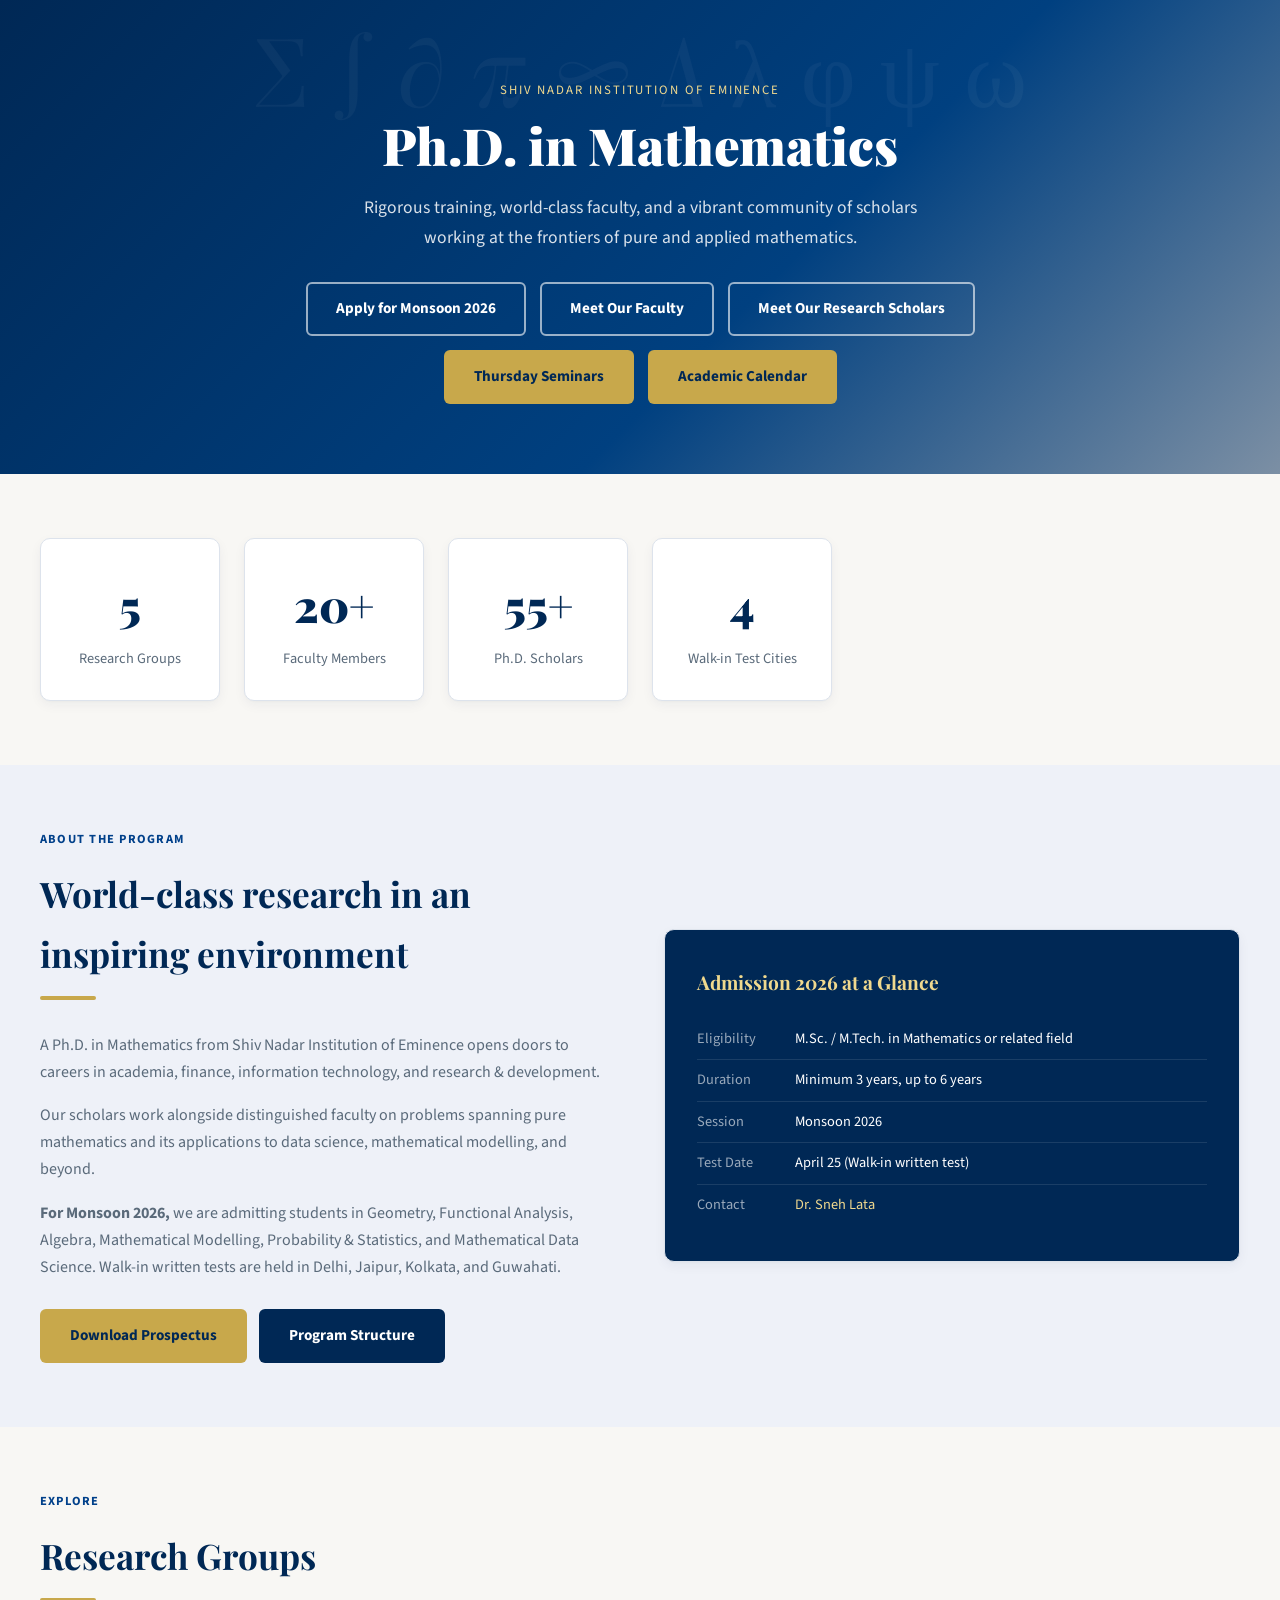
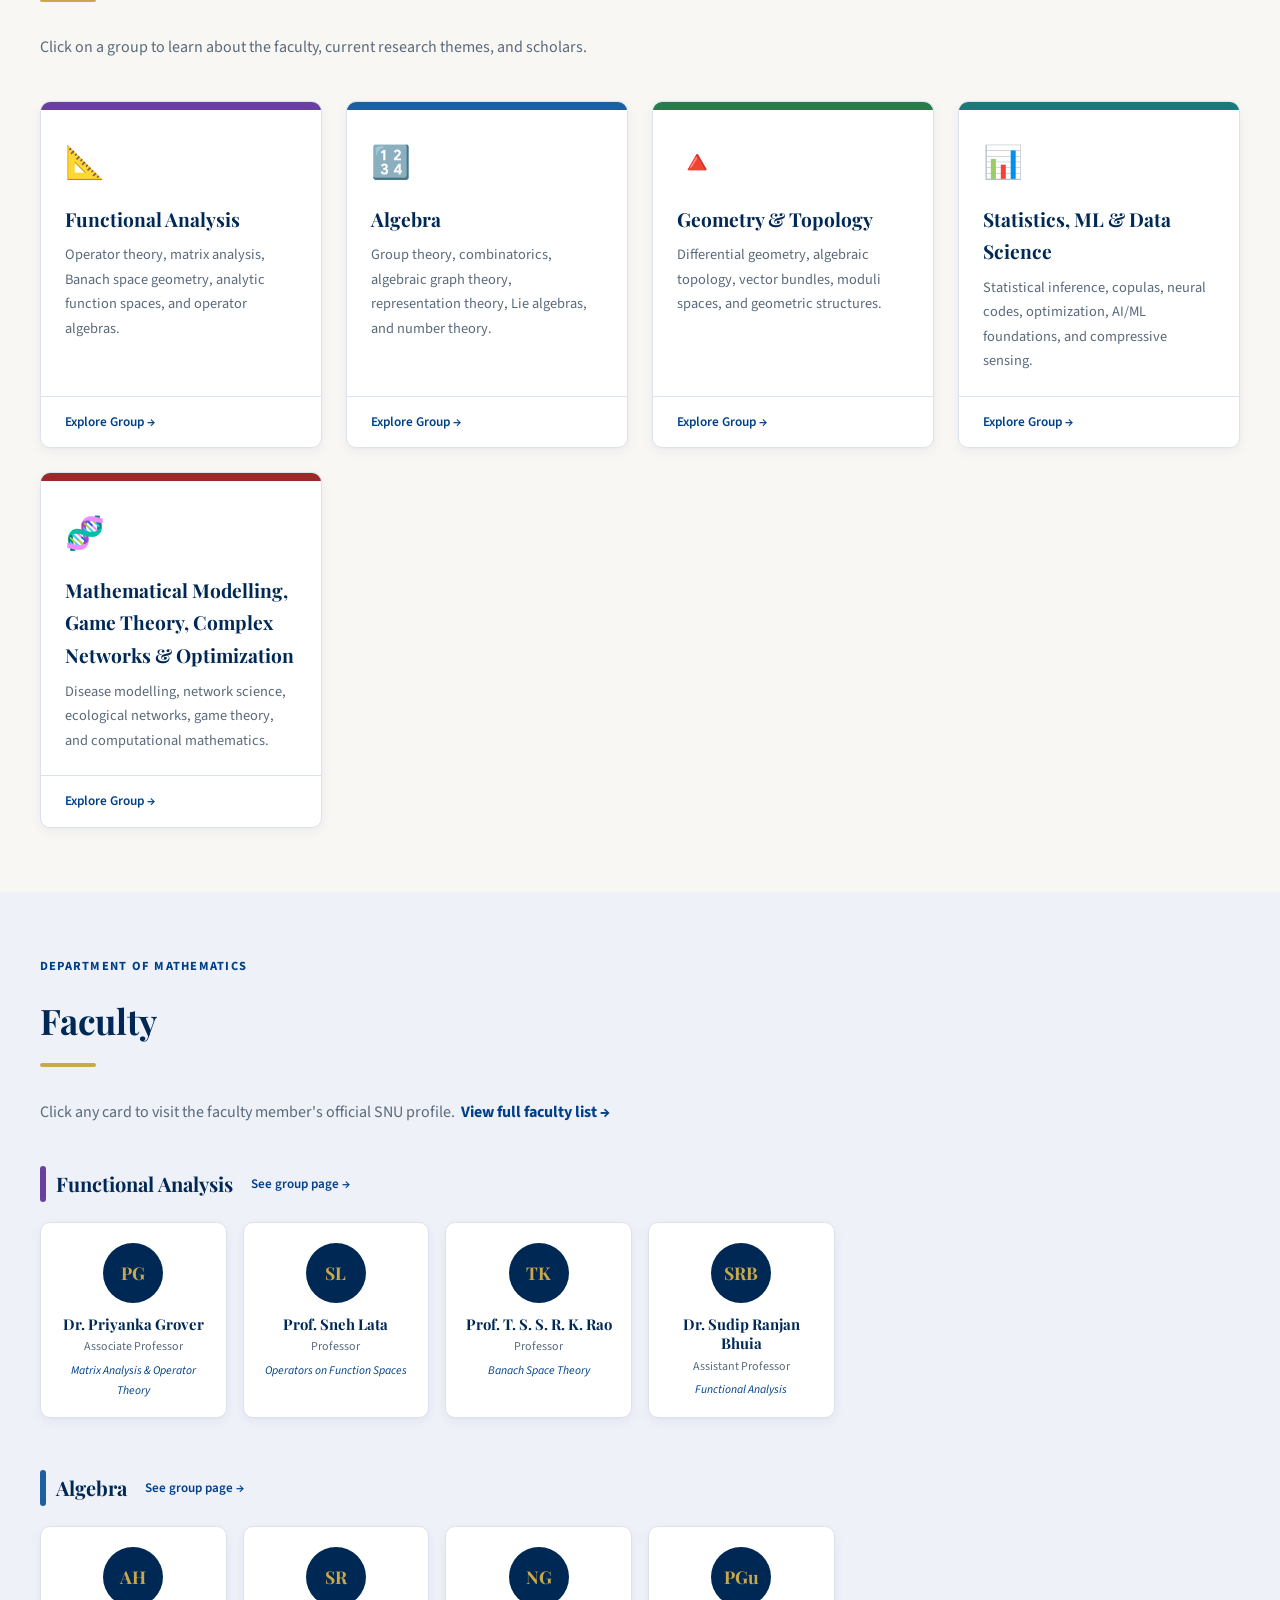
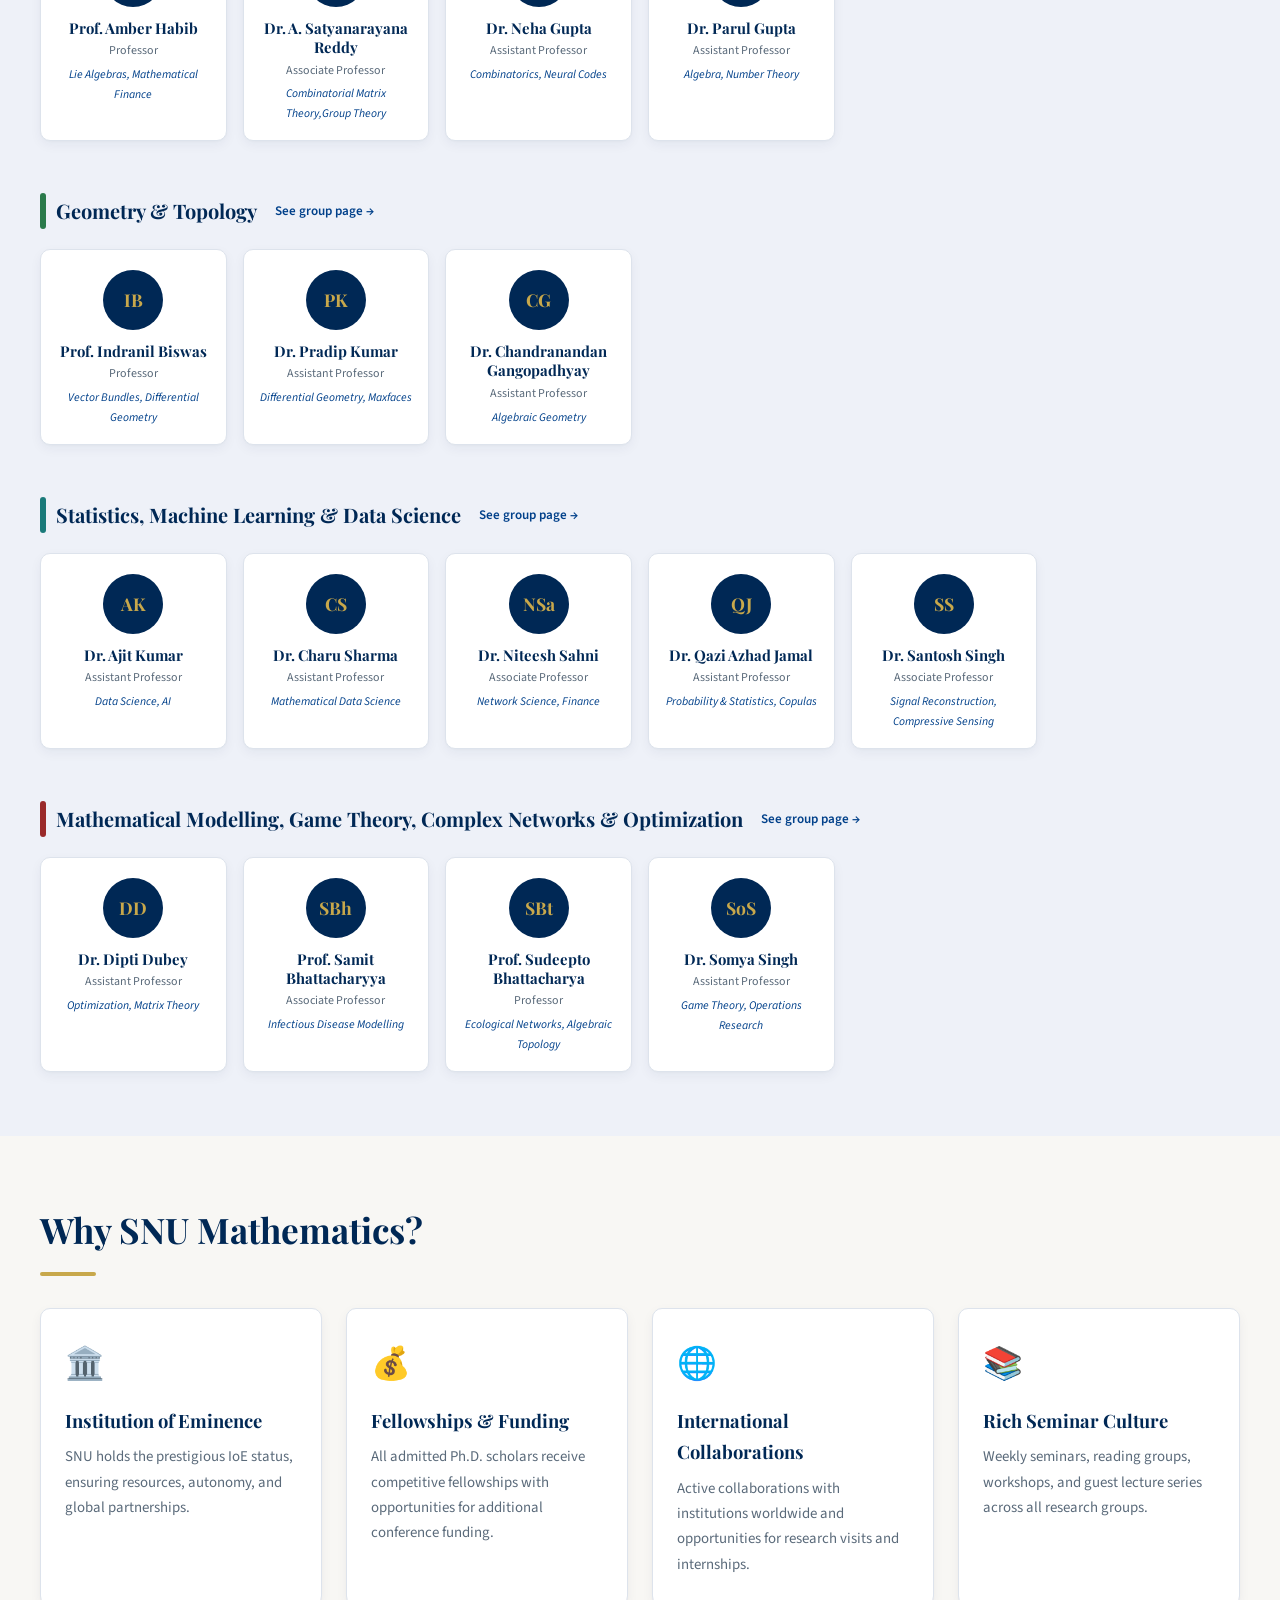
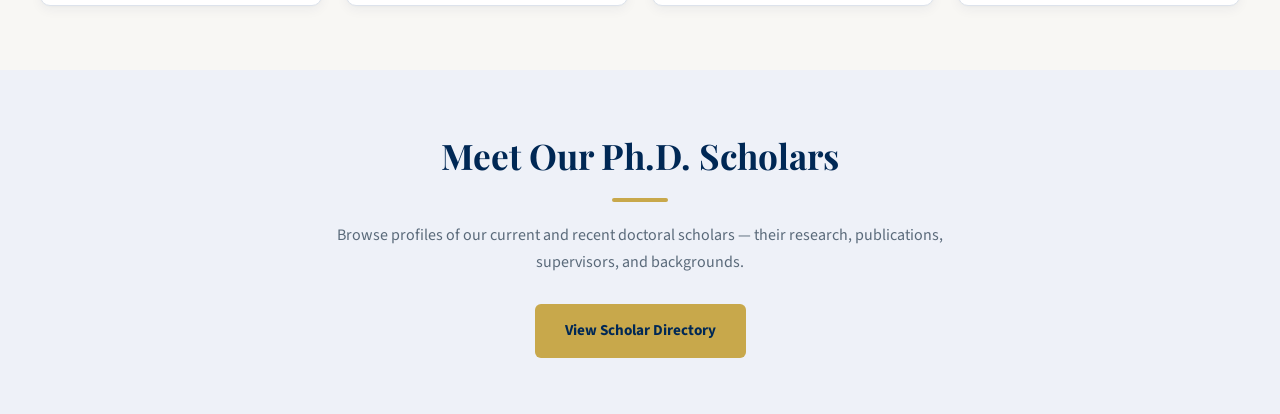
<file: index.html>
<!DOCTYPE html>
<html lang="en">
<head>
  <meta charset="UTF-8" />
  <meta name="viewport" content="width=device-width, initial-scale=1.0" />
  <title>SNU Mathematics — Ph.D. Program</title>
  <link rel="stylesheet" href="shared.css" />
  <style>
    /* Added smooth scrolling for internal links */
    html { scroll-behavior: smooth; }
    
    .fc-grid { display:grid; grid-template-columns:repeat(auto-fill,minmax(170px,1fr)); gap:16px; }
    .fc { background:var(--card-bg); border:1px solid var(--border); border-radius:var(--radius); box-shadow:var(--shadow); padding:20px 14px 16px; text-align:center; text-decoration:none; color:inherit; transition:transform .2s,box-shadow .2s; display:block; }
    .fc:hover { transform:translateY(-4px); box-shadow:var(--shadow-lg); text-decoration:none; }
    .fc-avatar { width:60px; height:60px; border-radius:50%; background:var(--navy); display:flex; align-items:center; justify-content:center; font-family:var(--font-serif); font-size:1.1rem; color:var(--gold); margin:0 auto 12px; font-weight:700; }
    .fc-name { font-family:var(--font-serif); font-size:.93rem; color:var(--navy); font-weight:700; line-height:1.3; }
    .fc-role { font-size:.75rem; color:var(--muted); margin-top:5px; line-height:1.4; }
    .fc-area { font-size:.73rem; color:var(--navy-lt); margin-top:5px; font-style:italic; }
    .group-label { display:inline-flex; align-items:center; gap:10px; margin-bottom:20px; flex-wrap:wrap; }
    .group-label-bar { width:6px; height:36px; border-radius:3px; flex-shrink:0; }
    .group-label h3 { font-family:var(--font-serif); font-size:1.25rem; color:var(--navy); font-weight:700; margin:0; }
    .group-label a { font-size:.82rem; font-weight:600; color:var(--navy-lt); margin-left:8px; white-space:nowrap; }
    .group-faculty-block { margin-bottom:52px; }
    .group-faculty-block:last-child { margin-bottom:0; }
    
    /* Ensure the clickable fact cards don't show default link underlines */
    .fact-link { text-decoration: none; transition: transform 0.2s; }
    .fact-link:hover { transform: translateY(-3px); }
  </style>
</head>
<body>
<script src="nav.js"></script>

<section class="hero">
  <div class="hero-inner">
    <div class="hero-eyebrow">Shiv Nadar Institution of Eminence</div>
    <h1>Ph.D. in Mathematics</h1>
    <p>Rigorous training, world-class faculty, and a vibrant community of scholars working at the frontiers of pure and applied mathematics.</p>
    <div class="hero-cta">
      <a class="btn btn-outline" href="https://shivnadaruniversity.nopaperforms.com/ph-d-application-form" target="_blank">Apply for Monsoon 2026</a>
      <a class="btn btn-outline" href="#faculty">Meet Our Faculty</a>
      <a class="btn btn-outline" href="students.html">Meet Our Research Scholars</a>
      <a class="btn btn-primary" href="https://snu-phd-math-seminar.github.io " target="_blank">Thursday Seminars</a>
      <a class="btn btn-primary" href="https://docs.google.com/spreadsheets/d/1bBC8nEf4s5_SidW1s-7ONHhwhgh8FBUY/edit?usp=sharing&ouid=107953468931758096012&rtpof=true&sd=true" target="_blank">Academic Calendar</a>
    </div>
  </div>
</section>

<section class="section">
  <div class="container">
    <div class="card-grid" style="grid-template-columns:repeat(auto-fill,minmax(180px,1fr));">
      
      <a href="#groups" class="fact-link">
        <div class="card" style="text-align:center;">
          <div style="font-family:var(--font-serif);font-size:2.8rem;font-weight:900;color:var(--navy);">5</div>
          <div style="color:var(--muted);font-size:.9rem;margin-top:4px;">Research Groups</div>
        </div>
      </a>

      <a href="#faculty" class="fact-link">
        <div class="card" style="text-align:center;">
          <div style="font-family:var(--font-serif);font-size:2.8rem;font-weight:900;color:var(--navy);">20+</div>
          <div style="color:var(--muted);font-size:.9rem;margin-top:4px;">Faculty Members</div>
        </div>
      </a>

      <a href="students.html" class="fact-link">
        <div class="card" style="text-align:center;">
          <div style="font-family:var(--font-serif);font-size:2.8rem;font-weight:900;color:var(--navy);">55+</div>
          <div style="color:var(--muted);font-size:.9rem;margin-top:4px;">Ph.D. Scholars</div>
        </div>
      </a>

      <a href="#about" class="fact-link">
        <div class="card" style="text-align:center;">
          <div style="font-family:var(--font-serif);font-size:2.8rem;font-weight:900;color:var(--navy);">4</div>
          <div style="color:var(--muted);font-size:.9rem;margin-top:4px;">Walk-in Test Cities</div>
        </div>
      </a>

    </div>
  </div>
</section>

<section class="section section-alt" id="about">
  <div class="container" style="display:grid;grid-template-columns:1fr 1fr;gap:48px;align-items:center;">
    <div>
      <p class="hero-eyebrow" style="color:var(--navy-lt);letter-spacing:.1em;font-size:.78rem;text-transform:uppercase;font-weight:700;">About the Program</p>
      <h2 class="section-title">World-class research in an inspiring environment</h2>
      <div class="gold-rule"></div>
      <p style="color:var(--muted);margin-bottom:16px;">A Ph.D. in Mathematics from Shiv Nadar Institution of Eminence opens doors to careers in academia, finance, information technology, and research &amp; development.</p>
      <p style="color:var(--muted);margin-bottom:16px;">Our scholars work alongside distinguished faculty on problems spanning pure mathematics and its applications to data science, mathematical modelling, and beyond.</p>
      <p style="color:var(--muted);"><strong>For Monsoon 2026,</strong> we are admitting students in Geometry, Functional Analysis, Algebra, Mathematical Modelling, Probability &amp; Statistics, and Mathematical Data Science. Walk-in written tests are held in Delhi, Jaipur, Kolkata, and Guwahati.</p>
      <div style="margin-top:28px;display:flex;gap:12px;flex-wrap:wrap;">
        <a class="btn btn-primary" href="https://snu.edu.in/site/assets/files/6957/phd_prospectus-mon2026.pdf" target="_blank">Download Prospectus</a>
        <a class="btn" style="background:var(--navy);color:#fff;" href="https://snu.edu.in/programs/phd-in-mathematics/programme-structure/" target="_blank">Program Structure</a>
      </div>
    </div>
    <div>
      <div class="card" style="background:var(--navy);color:#fff;padding:36px 32px;">
        <h3 style="font-family:var(--font-serif);color:var(--gold-lt);font-size:1.2rem;margin-bottom:20px;">Admission 2026 at a Glance</h3>
        <table style="width:100%;border-collapse:collapse;font-size:.9rem;">
          <tr><td style="padding:8px 0;border-bottom:1px solid rgba(255,255,255,.1);color:rgba(255,255,255,.6);">Eligibility</td><td style="padding:8px 0 8px 12px;border-bottom:1px solid rgba(255,255,255,.1);">M.Sc. / M.Tech. in Mathematics or related field</td></tr>
          <tr><td style="padding:8px 0;border-bottom:1px solid rgba(255,255,255,.1);color:rgba(255,255,255,.6);">Duration</td><td style="padding:8px 0 8px 12px;border-bottom:1px solid rgba(255,255,255,.1);">Minimum 3 years, up to 6 years</td></tr>
          <tr><td style="padding:8px 0;border-bottom:1px solid rgba(255,255,255,.1);color:rgba(255,255,255,.6);">Session</td><td style="padding:8px 0 8px 12px;border-bottom:1px solid rgba(255,255,255,.1);">Monsoon 2026</td></tr>
          <tr><td style="padding:8px 0;border-bottom:1px solid rgba(255,255,255,.1);color:rgba(255,255,255,.6);">Test Date</td><td style="padding:8px 0 8px 12px;border-bottom:1px solid rgba(255,255,255,.1);">April 25 (Walk-in written test)</td></tr>
          <tr><td style="padding:8px 0;color:rgba(255,255,255,.6);">Contact</td><td style="padding:8px 0 8px 12px;"><a href="mailto:sneh.lata@snu.edu.in" style="color:var(--gold-lt);">Dr. Sneh Lata</a></td></tr>
        </table>
      </div>
    </div>
  </div>
</section>

<section class="section" id="groups">
  <div class="container">
    <p class="hero-eyebrow" style="color:var(--navy-lt);letter-spacing:.1em;font-size:.78rem;text-transform:uppercase;font-weight:700;">Explore</p>
    <h2 class="section-title">Research Groups</h2>
    <div class="gold-rule"></div>
    <p class="section-sub">Click on a group to learn about the faculty, current research themes, and scholars.</p>
    <div class="card-grid">

      <a class="group-card" href="functional.html" style="text-decoration:none;color:inherit;">
        <div class="group-card-banner acc-purple"></div>
        <div class="group-card-body"><div style="font-size:2rem;margin-bottom:12px;">📐</div><h3>Functional Analysis</h3><p>Operator theory, matrix analysis, Banach space geometry, analytic function spaces, and operator algebras.</p></div>
        <div class="group-card-footer">Explore Group →</div>
      </a>

      <a class="group-card" href="algebra.html" style="text-decoration:none;color:inherit;">
        <div class="group-card-banner acc-blue"></div>
        <div class="group-card-body"><div style="font-size:2rem;margin-bottom:12px;">🔢</div><h3>Algebra</h3><p>Group theory, combinatorics, algebraic graph theory, representation theory, Lie algebras, and number theory.</p></div>
        <div class="group-card-footer">Explore Group →</div>
      </a>

      <a class="group-card" href="geometry.html" style="text-decoration:none;color:inherit;">
        <div class="group-card-banner acc-green"></div>
        <div class="group-card-body"><div style="font-size:2rem;margin-bottom:12px;">🔺</div><h3>Geometry &amp; Topology</h3><p>Differential geometry, algebraic topology, vector bundles, moduli spaces, and geometric structures.</p></div>
        <div class="group-card-footer">Explore Group →</div>
      </a>

      <a class="group-card" href="stats-ml.html" style="text-decoration:none;color:inherit;">
        <div class="group-card-banner acc-teal"></div>
        <div class="group-card-body"><div style="font-size:2rem;margin-bottom:12px;">📊</div><h3>Statistics, ML &amp; Data Science</h3><p>Statistical inference, copulas, neural codes, optimization, AI/ML foundations, and compressive sensing.</p></div>
        <div class="group-card-footer">Explore Group →</div>
      </a>

      <a class="group-card" href="modelling.html" style="text-decoration:none;color:inherit;">
        <div class="group-card-banner acc-red"></div>
        <div class="group-card-body"><div style="font-size:2rem;margin-bottom:12px;">🧬</div><h3>Mathematical Modelling, Game Theory, Complex Networks &amp; Optimization</h3><p>Disease modelling, network science, ecological networks, game theory, and computational mathematics.</p></div>
        <div class="group-card-footer">Explore Group →</div>
      </a>

    </div>
  </div>
</section>

<section class="section section-alt" id="faculty">
  <div class="container">
    <p class="hero-eyebrow" style="color:var(--navy-lt);letter-spacing:.1em;font-size:.78rem;text-transform:uppercase;font-weight:700;">Department of Mathematics</p>
    <h2 class="section-title">Faculty</h2>
    <div class="gold-rule"></div>
    <p class="section-sub">Click any card to visit the faculty member's official SNU profile. &nbsp;<a href="https://snu.edu.in/schools/school-of-natural-sciences/faculty/" target="_blank" style="font-weight:700;">View full faculty list →</a></p>

    <div class="group-faculty-block">
      <div class="group-label">
        <div class="group-label-bar" style="background:#6a3fa0;"></div>
        <h3>Functional Analysis</h3>
        <a href="functional.html">See group page →</a>
      </div>
      <div class="fc-grid">
        <a class="fc" href="https://snu.edu.in/schools/school-of-natural-sciences/faculty/priyanka-grover/" target="_blank"><div class="fc-avatar">PG</div><div class="fc-name">Dr. Priyanka Grover</div><div class="fc-role">Associate Professor</div><div class="fc-area">Matrix Analysis &amp; Operator Theory</div></a>
        <a class="fc" href="https://snu.edu.in/faculty/sneh-lata/" target="_blank"><div class="fc-avatar">SL</div><div class="fc-name">Prof. Sneh Lata</div><div class="fc-role">Professor</div><div class="fc-area">Operators on Function Spaces</div></a>
        <a class="fc" href="https://snu.edu.in/faculty/taduri-srinivasa-siva-rama-krishnarao/" target="_blank"><div class="fc-avatar">TK</div><div class="fc-name">Prof. T. S. S. R. K. Rao</div><div class="fc-role">Professor</div><div class="fc-area">Banach Space Theory</div></a>
        <a class="fc" href="https://snu.edu.in/faculty/sudip-ranjan-bhuia/" target="_blank"><div class="fc-avatar">SRB</div><div class="fc-name">Dr. Sudip Ranjan Bhuia</div><div class="fc-role">Assistant Professor</div><div class="fc-area">Functional Analysis</div></a>
      </div>
    </div>

    <div class="group-faculty-block">
      <div class="group-label">
        <div class="group-label-bar" style="background:#1e5fa0;"></div>
        <h3>Algebra</h3>
        <a href="algebra.html">See group page →</a>
      </div>
      <div class="fc-grid">
        <a class="fc" href="https://snu.edu.in/faculty/amber-habib/" target="_blank"><div class="fc-avatar">AH</div><div class="fc-name">Prof. Amber Habib</div><div class="fc-role">Professor</div><div class="fc-area">Lie Algebras, Mathematical Finance</div></a>
        <a class="fc" href="https://snu.edu.in/faculty/satyanarayana-reddy/" target="_blank"><div class="fc-avatar">SR</div><div class="fc-name">Dr. A. Satyanarayana Reddy</div><div class="fc-role">Associate Professor</div><div class="fc-area">Combinatorial Matrix Theory,Group Theory</div></a>
        <a class="fc" href="https://snu.edu.in/faculty/neha-gupta/" target="_blank"><div class="fc-avatar">NG</div><div class="fc-name">Dr. Neha Gupta</div><div class="fc-role">Assistant Professor</div><div class="fc-area">Combinatorics, Neural Codes</div></a>
        <a class="fc" href="https://snu.edu.in/faculty/parul-gupta/" target="_blank"><div class="fc-avatar">PGu</div><div class="fc-name">Dr. Parul Gupta</div><div class="fc-role">Assistant Professor</div><div class="fc-area">Algebra, Number Theory</div></a>
      </div>
    </div>

    <div class="group-faculty-block">
      <div class="group-label">
        <div class="group-label-bar" style="background:#2a7a4b;"></div>
        <h3>Geometry &amp; Topology</h3>
        <a href="geometry.html">See group page →</a>
      </div>
      <div class="fc-grid">
        <a class="fc" href="https://snu.edu.in/faculty/indranil-biswas/" target="_blank"><div class="fc-avatar">IB</div><div class="fc-name">Prof. Indranil Biswas</div><div class="fc-role">Professor</div><div class="fc-area">Vector Bundles, Differential Geometry</div></a>
        <a class="fc" href="https://snu.edu.in/faculty/pradip-kumar/" target="_blank"><div class="fc-avatar">PK</div><div class="fc-name">Dr. Pradip Kumar</div><div class="fc-role">Assistant Professor</div><div class="fc-area">Differential Geometry, Maxfaces</div></a>
        <a class="fc" href="https://snu.edu.in/faculty/chandranandan-gangopadhyay/" target="_blank"><div class="fc-avatar">CG</div><div class="fc-name">Dr. Chandranandan Gangopadhyay</div><div class="fc-role">Assistant Professor</div><div class="fc-area">Algebraic Geometry</div></a>
      </div>
    </div>

    <div class="group-faculty-block">
      <div class="group-label">
        <div class="group-label-bar" style="background:#1a7a7a;"></div>
        <h3>Statistics, Machine Learning &amp; Data Science</h3>
        <a href="stats-ml.html">See group page →</a>
      </div>
      <div class="fc-grid">
        <a class="fc" href="https://snu.edu.in/faculty/ajit-kumar/" target="_blank"><div class="fc-avatar">AK</div><div class="fc-name">Dr. Ajit Kumar</div><div class="fc-role">Assistant Professor</div><div class="fc-area">Data Science, AI</div></a>
        <a class="fc" href="https://snu.edu.in/faculty/charu-sharma/" target="_blank"><div class="fc-avatar">CS</div><div class="fc-name">Dr. Charu Sharma</div><div class="fc-role">Assistant Professor</div><div class="fc-area">Mathematical Data Science</div></a>
        <a class="fc" href="https://snu.edu.in/faculty/niteesh-sahni/" target="_blank"><div class="fc-avatar">NSa</div><div class="fc-name">Dr. Niteesh Sahni</div><div class="fc-role">Associate Professor</div><div class="fc-area">Network Science, Finance</div></a>
        <a class="fc" href="https://snu.edu.in/faculty/qazi-azhad-jamal/" target="_blank"><div class="fc-avatar">QJ</div><div class="fc-name">Dr. Qazi Azhad Jamal</div><div class="fc-role">Assistant Professor</div><div class="fc-area">Probability &amp; Statistics, Copulas</div></a>
        <a class="fc" href="https://snu.edu.in/faculty/santosh-singh/" target="_blank"><div class="fc-avatar">SS</div><div class="fc-name">Dr. Santosh Singh</div><div class="fc-role">Associate Professor</div><div class="fc-area">Signal Reconstruction, Compressive Sensing</div></a>
      </div>
    </div>

    <div class="group-faculty-block">
      <div class="group-label">
        <div class="group-label-bar" style="background:#9a2a2a;"></div>
        <h3>Mathematical Modelling, Game Theory, Complex Networks &amp; Optimization</h3>
        <a href="modelling.html">See group page →</a>
      </div>
      <div class="fc-grid">
        <a class="fc" href="https://snu.edu.in/faculty/dipti-dubey/" target="_blank"><div class="fc-avatar">DD</div><div class="fc-name">Dr. Dipti Dubey</div><div class="fc-role">Assistant Professor</div><div class="fc-area">Optimization, Matrix Theory</div></a>
        <a class="fc" href="https://snu.edu.in/faculty/samit-battacharyya/" target="_blank"><div class="fc-avatar">SBh</div><div class="fc-name">Prof. Samit Bhattacharyya</div><div class="fc-role">Associate Professor</div><div class="fc-area">Infectious Disease Modelling</div></a>
        <a class="fc" href="https://snu.edu.in/faculty/sudeepto-bhattacharya/" target="_blank"><div class="fc-avatar">SBt</div><div class="fc-name">Prof. Sudeepto Bhattacharya</div><div class="fc-role">Professor</div><div class="fc-area">Ecological Networks, Algebraic Topology</div></a>
        <a class="fc" href="https://snu.edu.in/faculty/somya-singh/" target="_blank"><div class="fc-avatar">SoS</div><div class="fc-name">Dr. Somya Singh</div><div class="fc-role">Assistant Professor</div><div class="fc-area">Game Theory, Operations Research</div></a>
      </div>
    </div>

  </div>
</section>

<section class="section">
  <div class="container">
    <h2 class="section-title">Why SNU Mathematics?</h2>
    <div class="gold-rule"></div>
    <div class="card-grid">
      <div class="card"><div class="card-icon">🏛️</div><h3>Institution of Eminence</h3><p>SNU holds the prestigious IoE status, ensuring resources, autonomy, and global partnerships.</p></div>
      <div class="card"><div class="card-icon">💰</div><h3>Fellowships &amp; Funding</h3><p>All admitted Ph.D. scholars receive competitive fellowships with opportunities for additional conference funding.</p></div>
      <div class="card"><div class="card-icon">🌐</div><h3>International Collaborations</h3><p>Active collaborations with institutions worldwide and opportunities for research visits and internships.</p></div>
      <div class="card"><div class="card-icon">📚</div><h3>Rich Seminar Culture</h3><p>Weekly seminars, reading groups, workshops, and guest lecture series across all research groups.</p></div>
    </div>
  </div>
</section>

<section class="section section-alt" style="text-align:center;padding:56px 24px;">
  <div class="container" style="max-width:640px;">
    <h2 class="section-title" style="margin:0 auto 8px;">Meet Our Ph.D. Scholars</h2>
    <div class="gold-rule" style="margin:12px auto 20px;"></div>
    <p style="color:var(--muted);margin-bottom:28px;">Browse profiles of our current and recent doctoral scholars — their research, publications, supervisors, and backgrounds.</p>
    <a class="btn btn-primary" href="students.html">View Scholar Directory</a>
  </div>
</section>

</body>
</html>
</file>
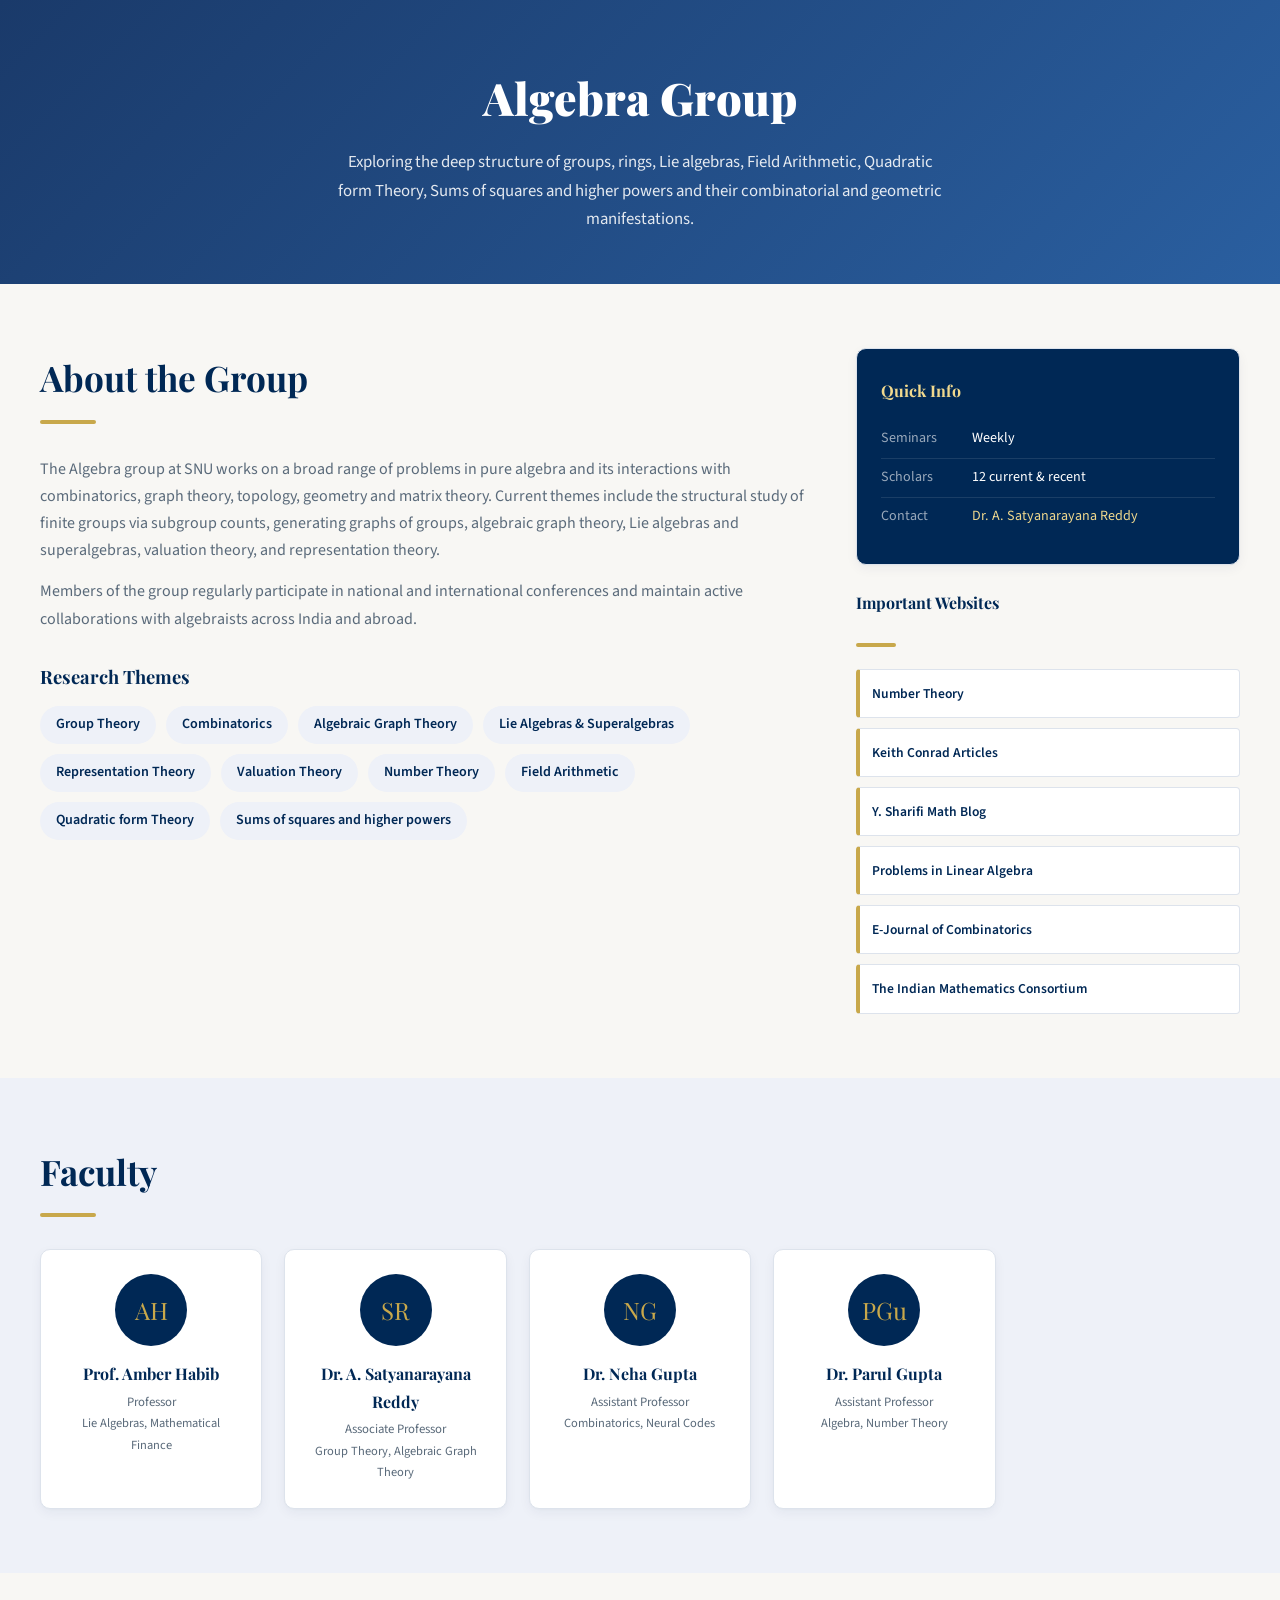
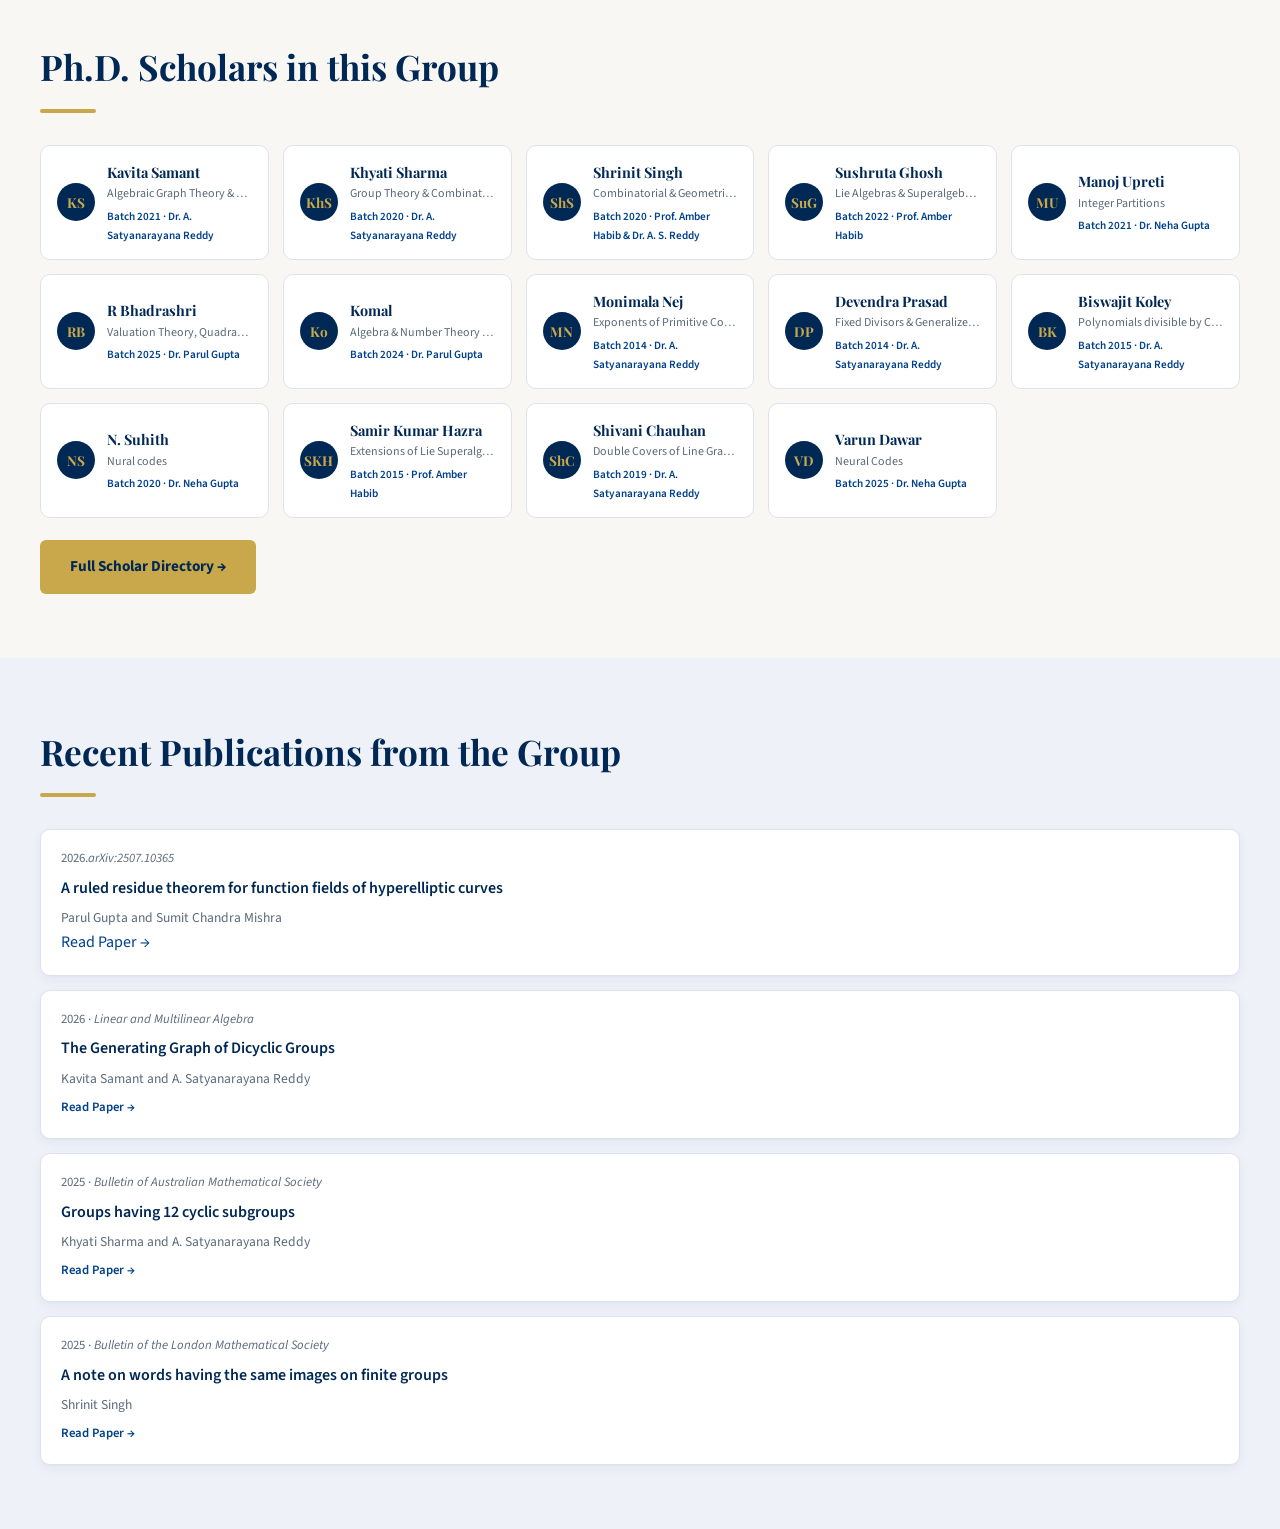
<file: algebra.html>
<!DOCTYPE html>
<html lang="en">
<head>
  <meta charset="UTF-8" />
  <meta name="viewport" content="width=device-width, initial-scale=1.0" />
  <title>Algebra Group — SNU Mathematics Ph.D.</title>
  <link rel="stylesheet" href="shared.css" />
  <style>
    .scholar-strip { display:grid; grid-template-columns:repeat(auto-fill,minmax(200px,1fr)); gap:14px; margin-top:8px; }
    .scholar-chip { background:var(--card-bg); border:1px solid var(--border); border-radius:var(--radius); padding:14px 16px; display:flex; align-items:center; gap:12px; transition:transform .18s,box-shadow .18s; text-decoration:none; color:inherit; }
    .scholar-chip:hover { transform:translateY(-2px); box-shadow:var(--shadow-lg); text-decoration:none; }
    .sch-dot { width:38px; height:38px; border-radius:50%; background:var(--navy); color:var(--gold); font-family:var(--font-serif); font-weight:700; font-size:.85rem; display:flex; align-items:center; justify-content:center; flex-shrink:0; }
    .sch-info { min-width:0; }
    .sch-name { font-family:var(--font-serif); font-size:.9rem; color:var(--navy); font-weight:700; white-space:nowrap; overflow:hidden; text-overflow:ellipsis; }
    .sch-research { font-size:.75rem; color:var(--muted); white-space:nowrap; overflow:hidden; text-overflow:ellipsis; }
    .sch-year { font-size:.7rem; color:var(--navy-lt); margin-top:2px; font-weight:600; }

    /* Vertical Resource Sidebar Styles */
    .resource-sidebar { margin-top: 24px; display: flex; flex-direction: column; gap: 10px; }
    .res-btn-sideway { 
      display: block; width: 100%; padding: 12px; 
      background: #fff; border: 1px solid var(--border); border-left: 4px solid var(--gold);
      color: var(--navy); text-decoration: none; font-size: 0.85rem; font-weight: 600;
      transition: all 0.2s ease; border-radius: 4px;
    }
    .res-btn-sideway:hover { background: #f0f4f8; border-left-color: var(--navy); transform: translateX(5px); }
  </style>
</head>
<body>
<script src="nav.js"></script>

<section class="group-hero" style="background:linear-gradient(135deg,#1a3a6a 0%,#2a5fa0 100%);">
  <h1>Algebra Group</h1>
  <p>Exploring the deep structure of groups, rings, Lie algebras, Field Arithmetic, Quadratic form Theory, Sums of squares and higher powers and their combinatorial and geometric manifestations.</p>
</section>

<section class="section">
  <div class="container" style="display:grid;grid-template-columns:2fr 1fr;gap:48px;align-items:start;">
    <div>
      <h2 class="section-title">About the Group</h2>
      <div class="gold-rule"></div>
      <p style="color:var(--muted);margin-bottom:14px;">The Algebra group at SNU works on a broad range of problems in pure algebra and its interactions with combinatorics, graph theory, topology, geometry and matrix theory. Current themes include the structural study of finite groups via subgroup counts, generating graphs of groups, algebraic graph theory, Lie algebras and superalgebras, valuation theory, and representation theory.</p>
      <p style="color:var(--muted);margin-bottom:14px;">Members of the group regularly participate in national and international conferences and maintain active collaborations with algebraists across India and abroad.</p>
      <h3 style="font-family:var(--font-serif);color:var(--navy);margin:28px 0 14px;font-size:1.15rem;">Research Themes</h3>
      <ul style="list-style:none;display:flex;flex-wrap:wrap;gap:10px;">
        <li style="background:#eef1f8;padding:7px 16px;border-radius:20px;font-size:.88rem;color:var(--navy);font-weight:600;">Group Theory</li>
        <li style="background:#eef1f8;padding:7px 16px;border-radius:20px;font-size:.88rem;color:var(--navy);font-weight:600;">Combinatorics</li>
        <li style="background:#eef1f8;padding:7px 16px;border-radius:20px;font-size:.88rem;color:var(--navy);font-weight:600;">Algebraic Graph Theory</li>
        <li style="background:#eef1f8;padding:7px 16px;border-radius:20px;font-size:.88rem;color:var(--navy);font-weight:600;">Lie Algebras &amp; Superalgebras</li>
        <li style="background:#eef1f8;padding:7px 16px;border-radius:20px;font-size:.88rem;color:var(--navy);font-weight:600;">Representation Theory</li>
        <li style="background:#eef1f8;padding:7px 16px;border-radius:20px;font-size:.88rem;color:var(--navy);font-weight:600;">Valuation Theory</li>
        <li style="background:#eef1f8;padding:7px 16px;border-radius:20px;font-size:.88rem;color:var(--navy);font-weight:600;">Number Theory</li>
        <li style="background:#eef1f8;padding:7px 16px;border-radius:20px;font-size:.88rem;color:var(--navy);font-weight:600;">Field Arithmetic</li>
        <li style="background:#eef1f8;padding:7px 16px;border-radius:20px;font-size:.88rem;color:var(--navy);font-weight:600;">Quadratic form Theory</li>
        <li style="background:#eef1f8;padding:7px 16px;border-radius:20px;font-size:.88rem;color:var(--navy);font-weight:600;">Sums of squares and higher powers</li>
      </ul>
    </div>

    <div>
      <div class="card" style="background:var(--navy);color:#fff;padding:28px 24px;">
        <h4 style="color:var(--gold-lt);font-family:var(--font-serif);margin-bottom:16px;">Quick Info</h4>
        <table style="width:100%;font-size:.88rem;border-collapse:collapse;">
          <tr><td style="color:rgba(255,255,255,.6);padding:7px 0;border-bottom:1px solid rgba(255,255,255,.1);">Seminars</td><td style="padding:7px 0 7px 10px;border-bottom:1px solid rgba(255,255,255,.1);">Weekly</td></tr>
          <tr><td style="color:rgba(255,255,255,.6);padding:7px 0;border-bottom:1px solid rgba(255,255,255,.1);">Scholars</td><td style="padding:7px 0 7px 10px;border-bottom:1px solid rgba(255,255,255,.1);">12 current &amp; recent</td></tr>
          <tr><td style="color:rgba(255,255,255,.6);padding:7px 0;">Contact</td><td style="padding:7px 0 7px 10px;"><a href="mailto:asreddy@snu.edu.in" style="color:var(--gold-lt);">Dr. A. Satyanarayana Reddy</a></td></tr>
        </table>
      </div>

      <div class="resource-sidebar">
        <h4 style="color:var(--navy);font-family:var(--font-serif);font-size:1rem;margin-bottom:5px;">Important Websites</h4>
        <div class="gold-rule" style="width:40px;margin-bottom:12px;"></div>
        <a href="http://www.numbertheory.org/" target="_blank" class="res-btn-sideway">Number Theory</a>
        <a href="https://kconrad.math.uconn.edu/blurbs/" target="_blank" class="res-btn-sideway">Keith Conrad Articles</a>
        <a href="https://ysharifi.wordpress.com/" target="_blank" class="res-btn-sideway">Y. Sharifi Math Blog</a>
        <a href="https://yutsumura.com/linear-algebra/" target="_blank" class="res-btn-sideway">Problems in Linear Algebra</a>
        <a href="https://www.combinatorics.org/" target="_blank" class="res-btn-sideway">E-Journal of Combinatorics</a>
        <a href="https://www.themathconsortium.in/publications/timcbulletin" target="_blank" class="res-btn-sideway">The Indian Mathematics Consortium</a>
      </div>
    </div>
  </div>
</section>

<section class="section section-alt">
  <div class="container">
    <h2 class="section-title">Faculty</h2>
    <div class="gold-rule"></div>
    <div class="faculty-grid">
      <a href="https://snu.edu.in/faculty/amber-habib/" target="_blank" class="faculty-card"><div class="faculty-avatar">AH</div><div class="faculty-name">Prof. Amber Habib</div><div class="faculty-role">Professor<br><span style="font-size:.78rem;">Lie Algebras, Mathematical Finance</span></div></a>
      <a href="https://snu.edu.in/faculty/satyanarayana-reddy/" target="_blank" class="faculty-card"><div class="faculty-avatar">SR</div><div class="faculty-name">Dr. A. Satyanarayana Reddy</div><div class="faculty-role">Associate Professor<br><span style="font-size:.78rem;">Group Theory, Algebraic Graph Theory</span></div></a>
      <a href="https://snu.edu.in/faculty/neha-gupta/" target="_blank" class="faculty-card"><div class="faculty-avatar">NG</div><div class="faculty-name">Dr. Neha Gupta</div><div class="faculty-role">Assistant Professor<br><span style="font-size:.78rem;">Combinatorics, Neural Codes</span></div></a>
      <a href="https://snu.edu.in/faculty/parul-gupta/" target="_blank" class="faculty-card"><div class="faculty-avatar">PGu</div><div class="faculty-name">Dr. Parul Gupta</div><div class="faculty-role">Assistant Professor<br><span style="font-size:.78rem;">Algebra, Number Theory</span></div></a>
    </div>
  </div>
</section>

<section class="section">
  <div class="container">
    <h2 class="section-title">Ph.D. Scholars in this Group</h2>
    <div class="gold-rule"></div>
    <div class="scholar-strip">
      <a class="scholar-chip" href="students.html#s1"><div class="sch-dot">KS</div><div class="sch-info"><div class="sch-name">Kavita Samant</div><div class="sch-research">Algebraic Graph Theory &amp; Group Theory</div><div class="sch-year">Batch 2021 · Dr. A. Satyanarayana Reddy</div></div></a>
      <a class="scholar-chip" href="students.html#s9"><div class="sch-dot">KhS</div><div class="sch-info"><div class="sch-name">Khyati Sharma</div><div class="sch-research">Group Theory &amp; Combinatorics</div><div class="sch-year">Batch 2020 · Dr. A. Satyanarayana Reddy</div></div></a>
      <a class="scholar-chip" href="students.html#s39"><div class="sch-dot">ShS</div><div class="sch-info"><div class="sch-name">Shrinit Singh</div><div class="sch-research">Combinatorial &amp; Geometric Group Theory</div><div class="sch-year">Batch 2020 · Prof. Amber Habib &amp; Dr. A. S. Reddy</div></div></a>
      <a class="scholar-chip" href="students.html#s29"><div class="sch-dot">SuG</div><div class="sch-info"><div class="sch-name">Sushruta Ghosh</div><div class="sch-research">Lie Algebras &amp; Superalgebras</div><div class="sch-year">Batch 2022 · Prof. Amber Habib</div></div></a>
      <a class="scholar-chip" href="students.html#s16"><div class="sch-dot">MU</div><div class="sch-info"><div class="sch-name">Manoj Upreti</div><div class="sch-research">Integer Partitions</div><div class="sch-year">Batch 2021 · Dr. Neha Gupta</div></div></a>
      <a class="scholar-chip" href="students.html#s14"><div class="sch-dot">RB</div><div class="sch-info"><div class="sch-name">R Bhadrashri</div><div class="sch-research">Valuation Theory, Quadratic Forms</div><div class="sch-year">Batch 2025 · Dr. Parul Gupta</div></div></a>
      <a class="scholar-chip" href="students.html#s25"><div class="sch-dot">Ko</div><div class="sch-info"><div class="sch-name">Komal</div><div class="sch-research">Algebra &amp; Number Theory (Matrix Waring Problem)</div><div class="sch-year">Batch 2024 · Dr. Parul Gupta</div></div></a>
      <a class="scholar-chip" href="students.html#s30"><div class="sch-dot">MN</div><div class="sch-info"><div class="sch-name">Monimala Nej</div><div class="sch-research">Exponents of Primitive Companion Matrices</div><div class="sch-year">Batch 2014 · Dr. A. Satyanarayana Reddy</div></div></a>
      <a class="scholar-chip" href="students.html#s31"><div class="sch-dot">DP</div><div class="sch-info"><div class="sch-name">Devendra Prasad</div><div class="sch-research">Fixed Divisors &amp; Generalized Factorials</div><div class="sch-year">Batch 2014 · Dr. A. Satyanarayana Reddy</div></div></a>
      <a class="scholar-chip" href="students.html#s33"><div class="sch-dot">BK</div><div class="sch-info"><div class="sch-name">Biswajit Koley</div><div class="sch-research">Polynomials divisible by Cyclotomic Polynomials</div><div class="sch-year">Batch 2015 · Dr. A. Satyanarayana Reddy</div></div></a>
      <a class="scholar-chip" href="students.html#s38"><div class="sch-dot">NS</div><div class="sch-info"><div class="sch-name">N. Suhith</div><div class="sch-research">Nural codes</div><div class="sch-year">Batch 2020 · Dr. Neha Gupta</div></div></a>
      <a class="scholar-chip" href="students.html#s34"><div class="sch-dot">SKH</div><div class="sch-info"><div class="sch-name">Samir Kumar Hazra</div><div class="sch-research">Extensions of Lie Superalgebras</div><div class="sch-year">Batch 2015 · Prof. Amber Habib</div></div></a>
      <a class="scholar-chip" href="students.html#s36"><div class="sch-dot">ShC</div><div class="sch-info"><div class="sch-name">Shivani Chauhan</div><div class="sch-research">Double Covers of Line Graphs</div><div class="sch-year">Batch 2019 · Dr. A. Satyanarayana Reddy</div></div></a>
    <a class="scholar-chip" href="students.html#s3"><div class="sch-dot">VD</div><div class="sch-info"><div class="sch-name">Varun Dawar</div><div class="sch-research">Neural Codes</div><div class="sch-year">Batch 2025 · Dr. Neha Gupta</div></div></a>
    </div>
    <div style="margin-top:22px;"><a class="btn btn-primary" href="students.html">Full Scholar Directory →</a></div>
  </div>
</section>

<section class="section section-alt">
  <div class="container">
    <h2 class="section-title">Recent Publications from the Group</h2>
    <div class="gold-rule"></div>
    <div style="display:flex;flex-direction:column;gap:14px;">
    <div class="card" style="padding:18px 20px;"><div style="font-size:.8rem;color:var(--muted);margin-bottom:5px;">2026.<em>arXiv:2507.10365</em></div><div style="font-weight:600;color:var(--navy);">A ruled residue theorem for function fields of hyperelliptic curves</div><div style="font-size:.85rem;color:var(--muted);margin-top:4px;">Parul Gupta and Sumit Chandra Mishra </div><a href="https://arxiv.org/abs/2507.10365" target="_blank" s:var(--navy-lt);font-weight:600;display:inline-block;margin-top:7px;">Read Paper →</a></div>
    <div class="card" style="padding:18px 20px;"><div style="font-size:.8rem;color:var(--muted);margin-bottom:5px;">2026 · <em>Linear and Multilinear Algebra</em></div><div style="font-weight:600;color:var(--navy);">The Generating Graph of Dicyclic Groups</div><div style="font-size:.85rem;color:var(--muted);margin-top:4px;">Kavita Samant and A. Satyanarayana Reddy</div><a href="https://www.tandfonline.com/doi/full/10.1080/03081087.2026.2623170" target="_blank" style="font-size:.8rem;color:var(--navy-lt);font-weight:600;display:inline-block;margin-top:7px;">Read Paper →</a></div>
    <div class="card" style="padding:18px 20px;"><div style="font-size:.8rem;color:var(--muted);margin-bottom:5px;">2025 · <em>Bulletin of Australian Mathematical Society</em></div><div style="font-weight:600;color:var(--navy);">Groups having 12 cyclic subgroups</div><div style="font-size:.85rem;color:var(--muted);margin-top:4px;">Khyati Sharma and  A. Satyanarayana Reddy </div><a href="https://www.cambridge.org/core/journals/bulletin-of-the-australian-mathematical-society/article/abs/groups-having-12-cyclic-subgroups/F840743916FA4E4E2047FA05246051EC" target="_blank" style="font-size:.8rem;color:var(--navy-lt);font-weight:600;display:inline-block;margin-top:7px;">Read Paper →</a></div>
    <div class="card" style="padding:18px 20px;"><div style="font-size:.8rem;color:var(--muted);margin-bottom:5px;">2025 · <em>Bulletin of the London Mathematical Society</em></div><div style="font-weight:600;color:var(--navy);">A note on words having the same images on finite groups</div><div style="font-size:.85rem;color:var(--muted);margin-top:4px;">Shrinit Singh</div><a href="https://londmathsoc.onlinelibrary.wiley.com/doi/abs/10.1112/blms.70150" target="_blank" style="font-size:.8rem;color:var(--navy-lt);font-weight:600;display:inline-block;margin-top:7px;">Read Paper →</a></div>
    </div>
  </div>
</section>

</body>
</html>
</file>
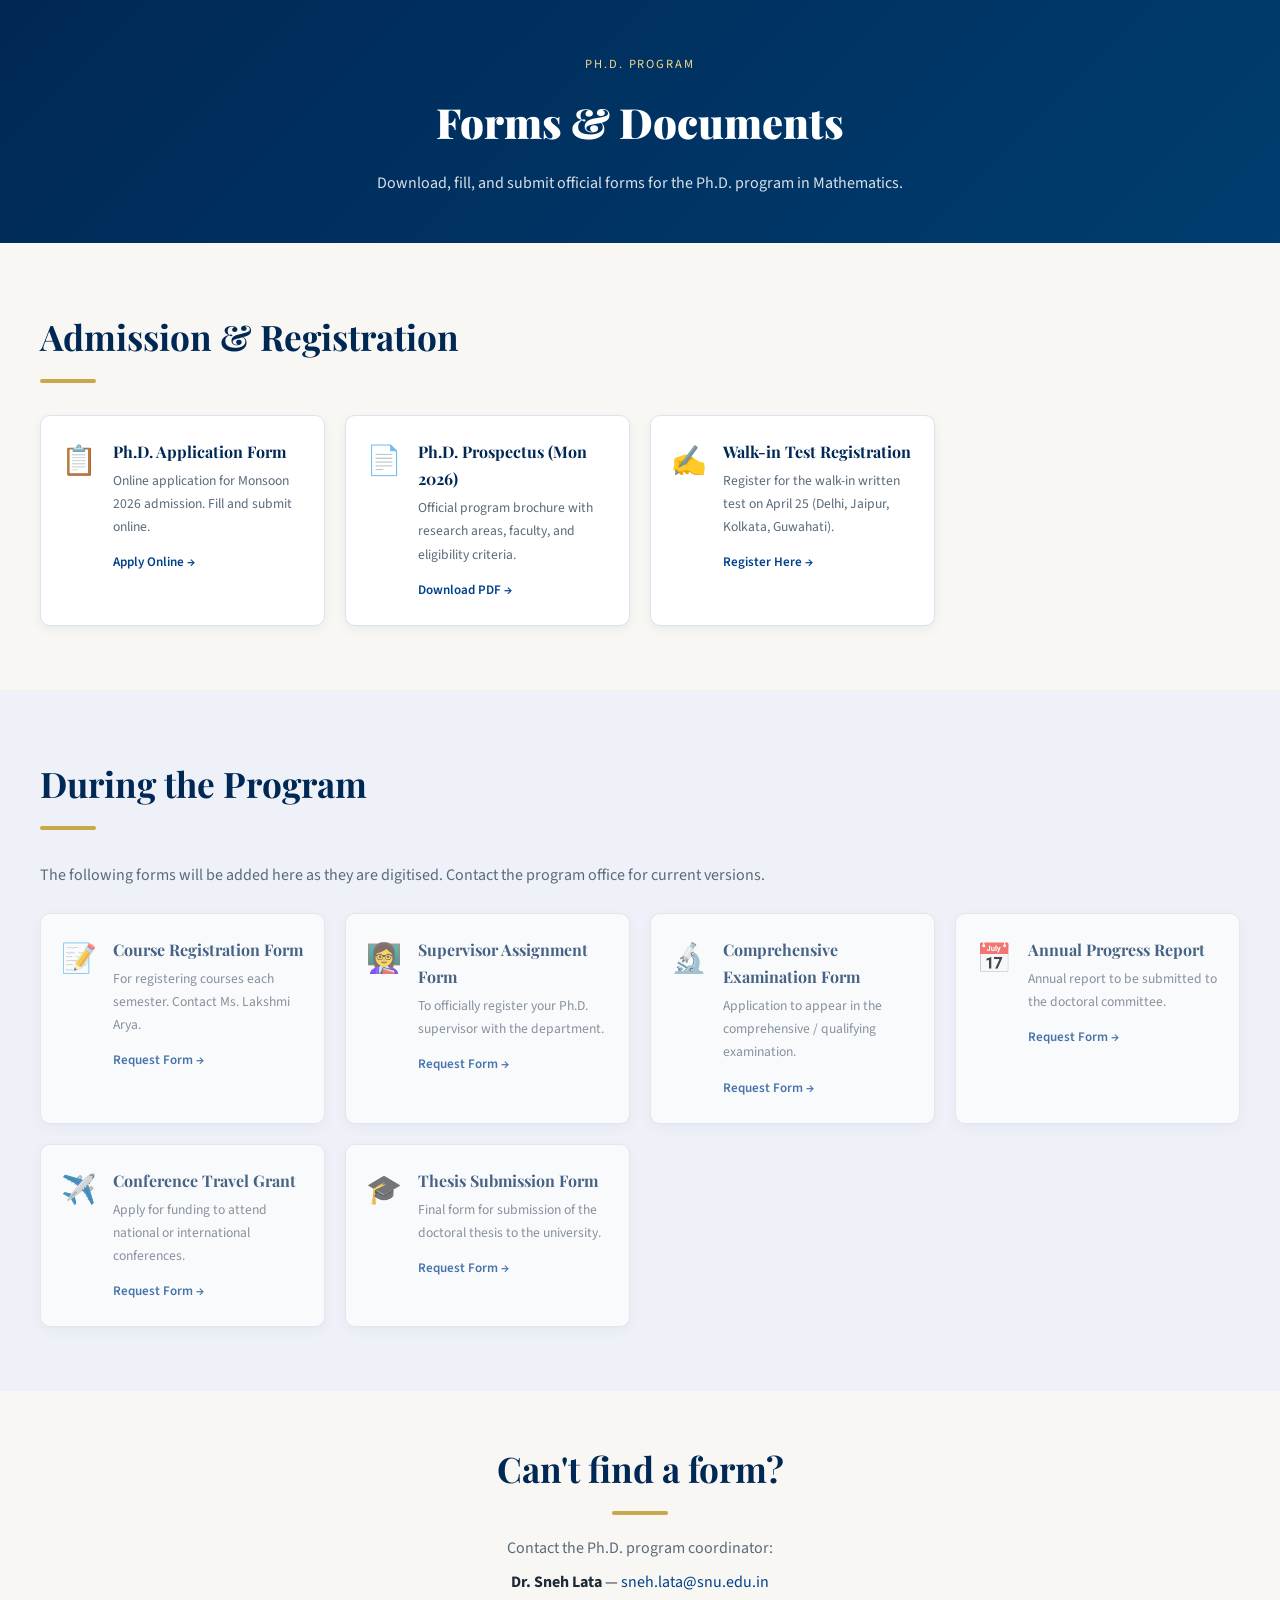
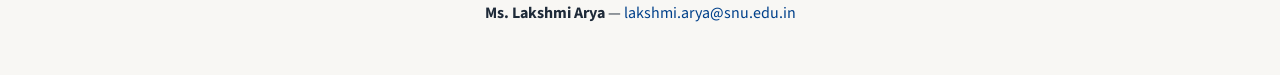
<file: forms.html>
<!DOCTYPE html>
<html lang="en">
<head>
  <meta charset="UTF-8" />
  <meta name="viewport" content="width=device-width, initial-scale=1.0" />
  <title>Forms & Documents — SNU Mathematics Ph.D.</title>
  <link rel="stylesheet" href="shared.css" />
</head>
<body>

<script src="nav.js"></script>

<!-- HERO -->
<section style="background:linear-gradient(135deg,var(--navy) 0%,#003d70 100%);color:#fff;padding:54px 24px 46px;text-align:center;">
  <div style="max-width:620px;margin:0 auto;">
    <div style="font-size:.78rem;letter-spacing:.15em;text-transform:uppercase;color:var(--gold-lt);margin-bottom:12px;">Ph.D. Program</div>
    <h1 style="font-family:var(--font-serif);font-size:clamp(1.8rem,4vw,2.6rem);font-weight:900;margin-bottom:12px;">Forms &amp; Documents</h1>
    <p style="opacity:.85;font-size:1rem;">Download, fill, and submit official forms for the Ph.D. program in Mathematics.</p>
  </div>
</section>

<!-- ADMISSION FORMS -->
<section class="section">
  <div class="container">
    <h2 class="section-title">Admission &amp; Registration</h2>
    <div class="gold-rule"></div>
    <div class="form-list">

      <div class="form-item">
        <div class="form-icon">📋</div>
        <div class="form-info">
          <h4>Ph.D. Application Form</h4>
          <p>Online application for Monsoon 2026 admission. Fill and submit online.</p>
          <a href="https://shivnadaruniversity.nopaperforms.com/ph-d-application-form" target="_blank">Apply Online →</a>
        </div>
      </div>

      <div class="form-item">
        <div class="form-icon">📄</div>
        <div class="form-info">
          <h4>Ph.D. Prospectus (Mon 2026)</h4>
          <p>Official program brochure with research areas, faculty, and eligibility criteria.</p>
          <a href="https://snu.edu.in/site/assets/files/6957/phd_prospectus-mon2026.pdf" target="_blank">Download PDF →</a>
        </div>
      </div>

      <div class="form-item">
        <div class="form-icon">✍️</div>
        <div class="form-info">
          <h4>Walk-in Test Registration</h4>
          <p>Register for the walk-in written test on April 25 (Delhi, Jaipur, Kolkata, Guwahati).</p>
          <a href="https://docs.google.com/forms/d/e/1FAIpQLSfQft21FpByTTznUlAHOqDjnRfcXyvfr94jxcCpu_1UjF03iw/viewform?pli=1" target="_blank">Register Here →</a>
        </div>
      </div>

    </div>
  </div>
</section>

<!-- PROGRAM FORMS -->
<section class="section section-alt">
  <div class="container">
    <h2 class="section-title">During the Program</h2>
    <div class="gold-rule"></div>
    <p style="color:var(--muted);margin-bottom:24px;">The following forms will be added here as they are digitised. Contact the program office for current versions.</p>
    <div class="form-list">

      <div class="form-item" style="opacity:.7;">
        <div class="form-icon">📝</div>
        <div class="form-info">
          <h4>Course Registration Form</h4>
          <p>For registering courses each semester. Contact Ms. Lakshmi Arya.</p>
          <a href="mailto:lakshmi.arya@snu.edu.in">Request Form →</a>
        </div>
      </div>

      <div class="form-item" style="opacity:.7;">
        <div class="form-icon">👩‍🏫</div>
        <div class="form-info">
          <h4>Supervisor Assignment Form</h4>
          <p>To officially register your Ph.D. supervisor with the department.</p>
          <a href="mailto:sneh.lata@snu.edu.in">Request Form →</a>
        </div>
      </div>

      <div class="form-item" style="opacity:.7;">
        <div class="form-icon">🔬</div>
        <div class="form-info">
          <h4>Comprehensive Examination Form</h4>
          <p>Application to appear in the comprehensive / qualifying examination.</p>
          <a href="mailto:sneh.lata@snu.edu.in">Request Form →</a>
        </div>
      </div>

      <div class="form-item" style="opacity:.7;">
        <div class="form-icon">📅</div>
        <div class="form-info">
          <h4>Annual Progress Report</h4>
          <p>Annual report to be submitted to the doctoral committee.</p>
          <a href="mailto:sneh.lata@snu.edu.in">Request Form →</a>
        </div>
      </div>

      <div class="form-item" style="opacity:.7;">
        <div class="form-icon">✈️</div>
        <div class="form-info">
          <h4>Conference Travel Grant</h4>
          <p>Apply for funding to attend national or international conferences.</p>
          <a href="mailto:sneh.lata@snu.edu.in">Request Form →</a>
        </div>
      </div>

      <div class="form-item" style="opacity:.7;">
        <div class="form-icon">🎓</div>
        <div class="form-info">
          <h4>Thesis Submission Form</h4>
          <p>Final form for submission of the doctoral thesis to the university.</p>
          <a href="mailto:sneh.lata@snu.edu.in">Request Form →</a>
        </div>
      </div>

    </div>
  </div>
</section>

<!-- CONTACT -->
<section class="section" style="text-align:center;padding:48px 24px;">
  <div class="container" style="max-width:560px;">
    <h2 class="section-title" style="margin:0 auto 8px;">Can't find a form?</h2>
    <div class="gold-rule" style="margin:12px auto 20px;"></div>
    <p style="color:var(--muted);margin-bottom:6px;">Contact the Ph.D. program coordinator:</p>
    <p style="margin-bottom:4px;"><strong>Dr. Sneh Lata</strong> — <a href="mailto:sneh.lata@snu.edu.in">sneh.lata@snu.edu.in</a></p>
    <p><strong>Ms. Lakshmi Arya</strong> — <a href="mailto:lakshmi.arya@snu.edu.in">lakshmi.arya@snu.edu.in</a></p>
  </div>
</section>

</body>
</html>
</file>
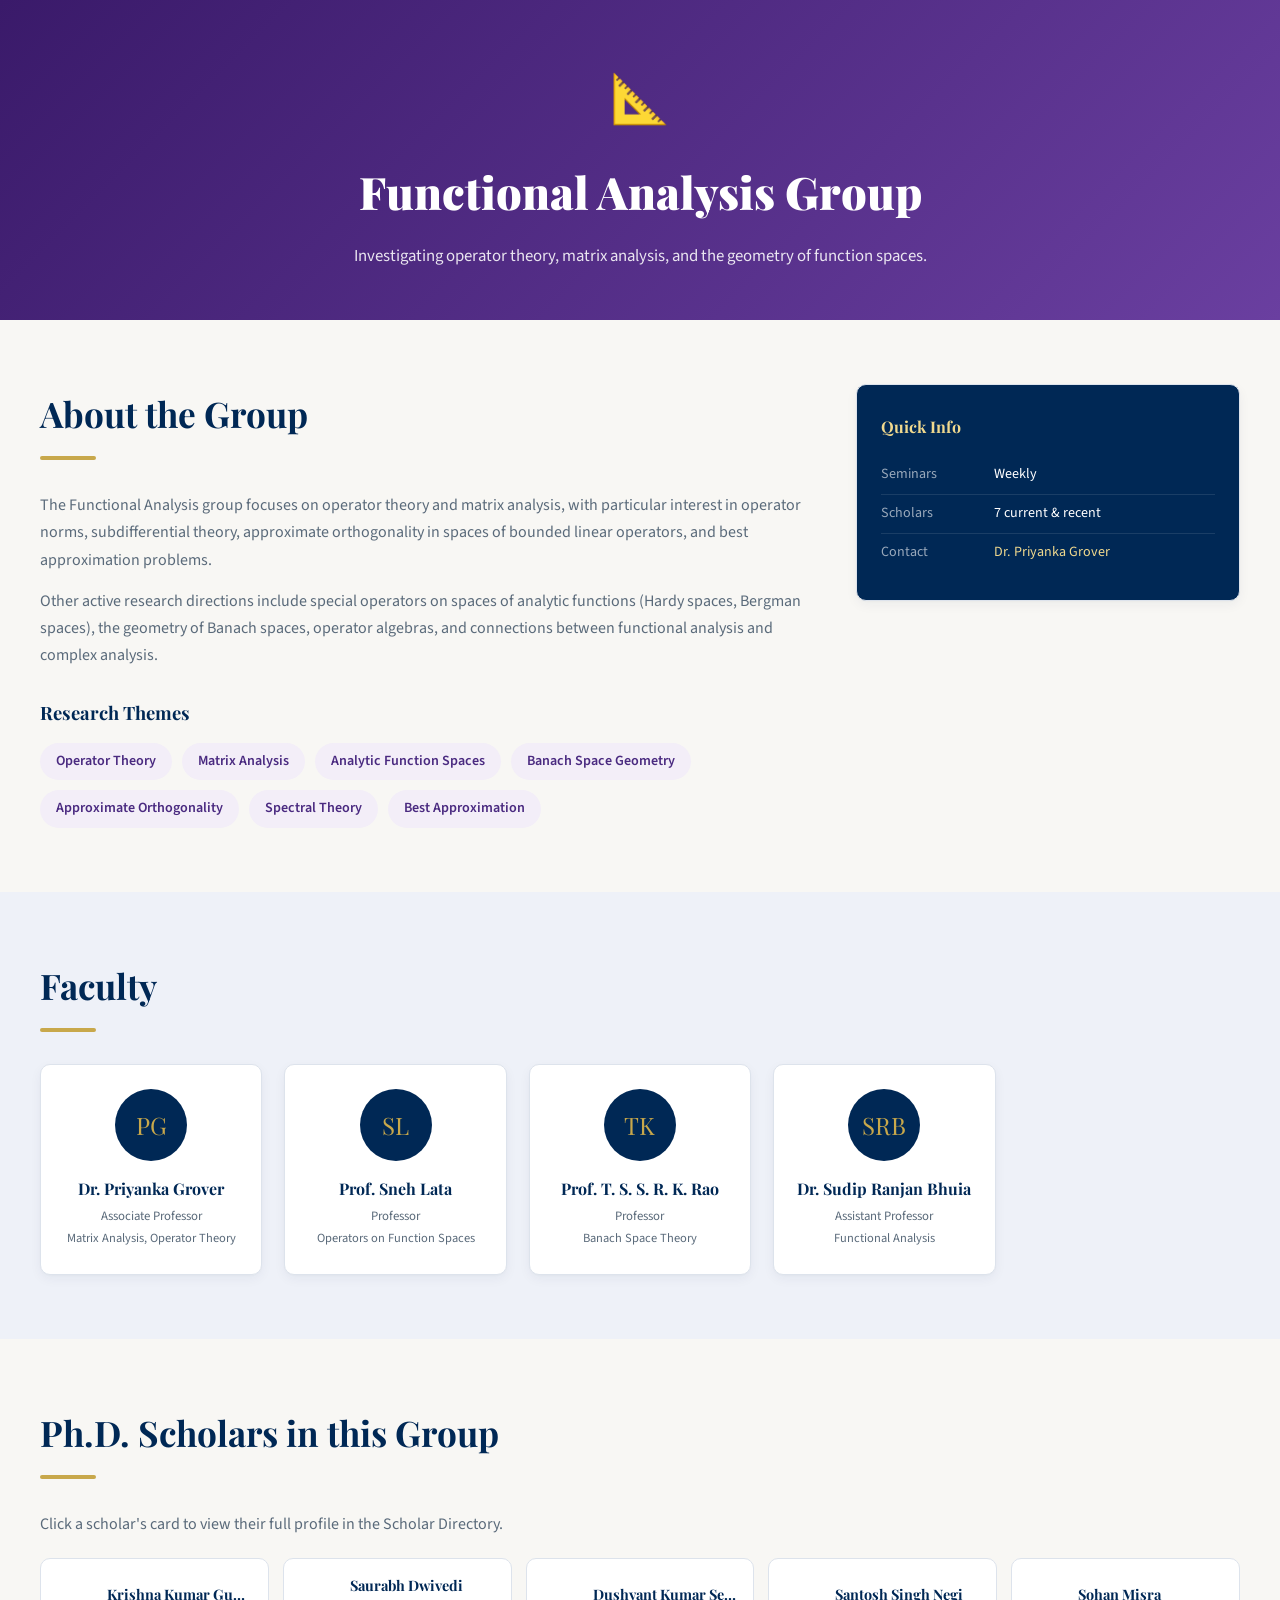
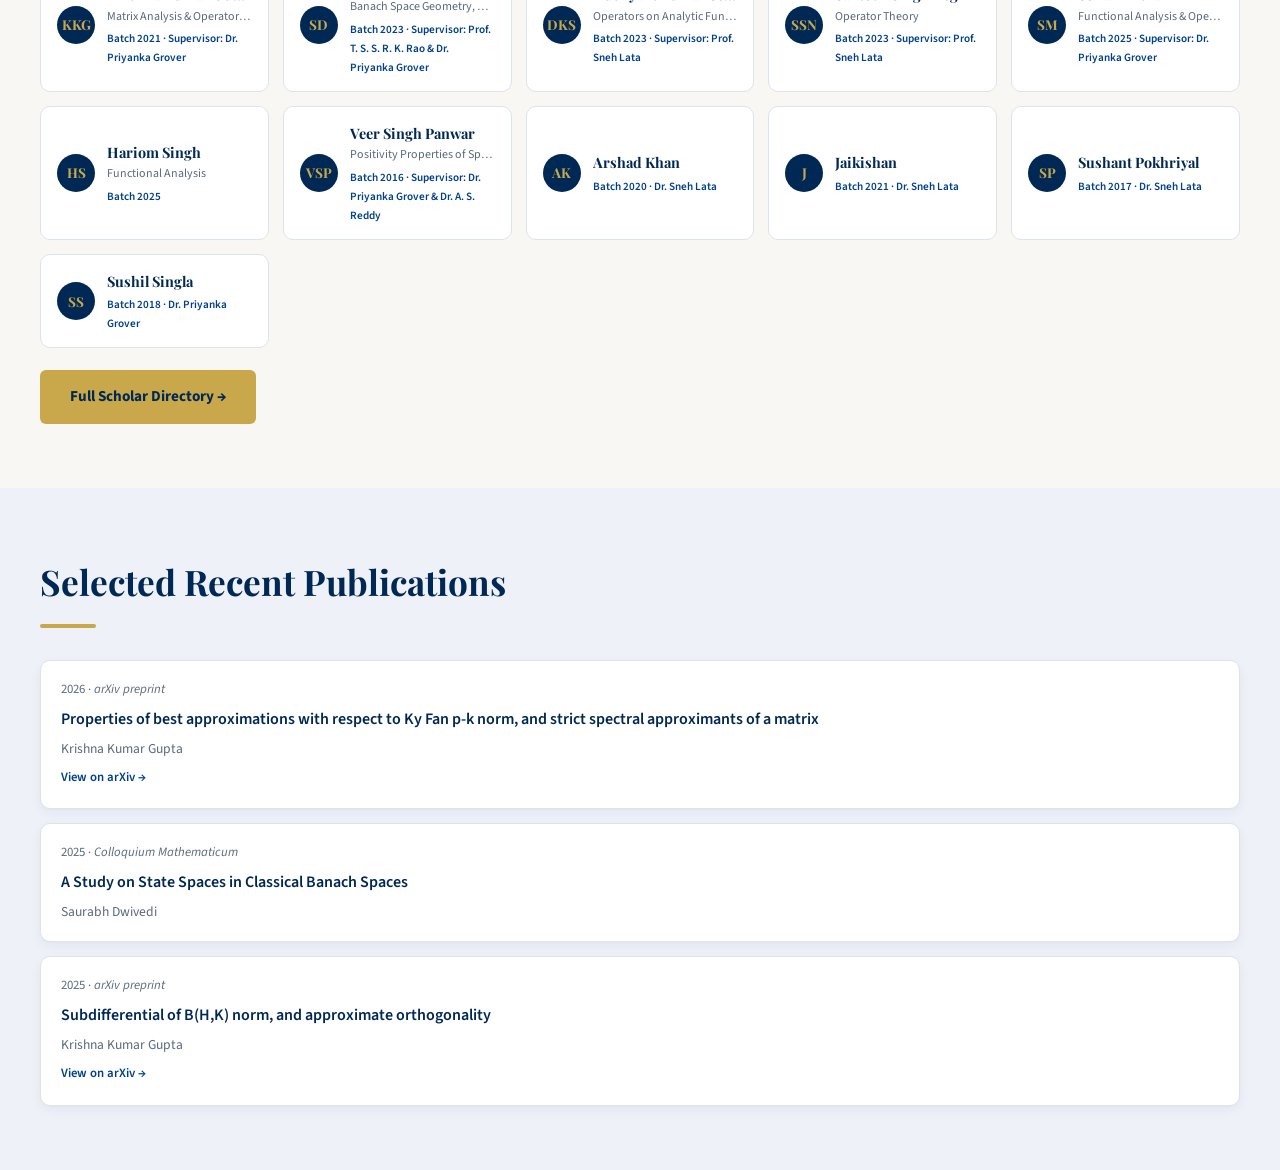
<file: functional.html>
<!DOCTYPE html>
<html lang="en">
<head>
  <meta charset="UTF-8" />
  <meta name="viewport" content="width=device-width, initial-scale=1.0" />
  <title>Functional Analysis Group — SNU Mathematics Ph.D.</title>
  <link rel="stylesheet" href="shared.css" />
  <style>
    .scholar-strip { display:grid; grid-template-columns:repeat(auto-fill,minmax(200px,1fr)); gap:14px; margin-top:8px; }
    .scholar-chip { background:var(--card-bg); border:1px solid var(--border); border-radius:var(--radius); padding:14px 16px; display:flex; align-items:center; gap:12px; transition:transform .18s,box-shadow .18s; text-decoration:none; color:inherit; }
    .scholar-chip:hover { transform:translateY(-2px); box-shadow:var(--shadow-lg); text-decoration:none; }
    .sch-dot { width:38px; height:38px; border-radius:50%; background:var(--navy); color:var(--gold); font-family:var(--font-serif); font-weight:700; font-size:.85rem; display:flex; align-items:center; justify-content:center; flex-shrink:0; }
    .sch-info { min-width:0; }
    .sch-name { font-family:var(--font-serif); font-size:.9rem; color:var(--navy); font-weight:700; white-space:nowrap; overflow:hidden; text-overflow:ellipsis; }
    .sch-research { font-size:.75rem; color:var(--muted); white-space:nowrap; overflow:hidden; text-overflow:ellipsis; }
    .sch-year { font-size:.7rem; color:var(--navy-lt); margin-top:2px; font-weight:600; }
  </style>
</head>
<body>
<script src="nav.js"></script>

<section class="group-hero" style="background:linear-gradient(135deg,#3a1a6a 0%,#6a3fa0 100%);">
  <div style="font-size:3rem;margin-bottom:12px;">📐</div>
  <h1>Functional Analysis Group</h1>
  <p>Investigating operator theory, matrix analysis, and the geometry of function spaces.</p>
</section>

<section class="section">
  <div class="container" style="display:grid;grid-template-columns:2fr 1fr;gap:48px;align-items:start;">
    <div>
      <h2 class="section-title">About the Group</h2>
      <div class="gold-rule"></div>
      <p style="color:var(--muted);margin-bottom:14px;">The Functional Analysis group focuses on operator theory and matrix analysis, with particular interest in operator norms, subdifferential theory, approximate orthogonality in spaces of bounded linear operators, and best approximation problems.</p>
      <p style="color:var(--muted);margin-bottom:14px;">Other active research directions include special operators on spaces of analytic functions (Hardy spaces, Bergman spaces), the geometry of Banach spaces, operator algebras, and connections between functional analysis and complex analysis.</p>
      <h3 style="font-family:var(--font-serif);color:var(--navy);margin:28px 0 14px;font-size:1.15rem;">Research Themes</h3>
      <ul style="list-style:none;display:flex;flex-wrap:wrap;gap:10px;">
        <li style="background:#f3eef8;padding:7px 16px;border-radius:20px;font-size:.88rem;color:#4a2a80;font-weight:600;">Operator Theory</li>
        <li style="background:#f3eef8;padding:7px 16px;border-radius:20px;font-size:.88rem;color:#4a2a80;font-weight:600;">Matrix Analysis</li>
        <li style="background:#f3eef8;padding:7px 16px;border-radius:20px;font-size:.88rem;color:#4a2a80;font-weight:600;">Analytic Function Spaces</li>
        <li style="background:#f3eef8;padding:7px 16px;border-radius:20px;font-size:.88rem;color:#4a2a80;font-weight:600;">Banach Space Geometry</li>
        <li style="background:#f3eef8;padding:7px 16px;border-radius:20px;font-size:.88rem;color:#4a2a80;font-weight:600;">Approximate Orthogonality</li>
        <li style="background:#f3eef8;padding:7px 16px;border-radius:20px;font-size:.88rem;color:#4a2a80;font-weight:600;">Spectral Theory</li>
        <li style="background:#f3eef8;padding:7px 16px;border-radius:20px;font-size:.88rem;color:#4a2a80;font-weight:600;">Best Approximation</li>
      </ul>
    </div>
    <div>
      <div class="card" style="background:var(--navy);color:#fff;padding:28px 24px;">
        <h4 style="color:var(--gold-lt);font-family:var(--font-serif);margin-bottom:16px;">Quick Info</h4>
        <table style="width:100%;font-size:.88rem;border-collapse:collapse;">
          <tr><td style="color:rgba(255,255,255,.6);padding:7px 0;border-bottom:1px solid rgba(255,255,255,.1);">Seminars</td><td style="padding:7px 0 7px 10px;border-bottom:1px solid rgba(255,255,255,.1);">Weekly</td></tr>
          <tr><td style="color:rgba(255,255,255,.6);padding:7px 0;border-bottom:1px solid rgba(255,255,255,.1);">Scholars</td><td style="padding:7px 0 7px 10px;border-bottom:1px solid rgba(255,255,255,.1);">7 current &amp; recent</td></tr>
          <tr><td style="color:rgba(255,255,255,.6);padding:7px 0;">Contact</td><td style="padding:7px 0 7px 10px;"><a href="mailto:priyanka.grover@snu.edu.in" style="color:var(--gold-lt);">Dr. Priyanka Grover</a></td></tr>
        </table>
      </div>
    </div>
  </div>
</section>

<!-- FACULTY -->
<section class="section section-alt">
  <div class="container">
    <h2 class="section-title">Faculty</h2>
    <div class="gold-rule"></div>
    <div class="faculty-grid">
      <a href="https://snu.edu.in/schools/school-of-natural-sciences/faculty/priyanka-grover/" target="_blank" class="faculty-card"><div class="faculty-avatar">PG</div><div class="faculty-name">Dr. Priyanka Grover</div><div class="faculty-role">Associate Professor<br><span style="font-size:.78rem;">Matrix Analysis, Operator Theory</span></div></a>
      <a href="https://snu.edu.in/faculty/sneh-lata/" target="_blank" class="faculty-card"><div class="faculty-avatar">SL</div><div class="faculty-name">Prof. Sneh Lata</div><div class="faculty-role">Professor<br><span style="font-size:.78rem;">Operators on Function Spaces</span></div></a>
      <a href="https://snu.edu.in/faculty/taduri-srinivasa-siva-rama-krishnarao/" target="_blank" class="faculty-card"><div class="faculty-avatar">TK</div><div class="faculty-name">Prof. T. S. S. R. K. Rao</div><div class="faculty-role">Professor<br><span style="font-size:.78rem;">Banach Space Theory</span></div></a>
      <a href="https://snu.edu.in/faculty/sudip-ranjan-bhuia/" target="_blank" class="faculty-card"><div class="faculty-avatar">SRB</div><div class="faculty-name">Dr. Sudip Ranjan Bhuia</div><div class="faculty-role">Assistant Professor<br><span style="font-size:.78rem;">Functional Analysis</span></div></a>
    </div>
  </div>
</section>

<!-- SCHOLARS -->
<section class="section">
  <div class="container">
    <h2 class="section-title">Ph.D. Scholars in this Group</h2>
    <div class="gold-rule"></div>
    <p style="color:var(--muted);margin-bottom:20px;">Click a scholar's card to view their full profile in the Scholar Directory.</p>
    <div class="scholar-strip">
      <a class="scholar-chip" href="students.html#s11"><div class="sch-dot">KKG</div><div class="sch-info"><div class="sch-name">Krishna Kumar Gupta</div><div class="sch-research">Matrix Analysis &amp; Operator Theory</div><div class="sch-year">Batch 2021 · Supervisor: Dr. Priyanka Grover</div></div></a>
      <a class="scholar-chip" href="students.html#s28"><div class="sch-dot">SD</div><div class="sch-info"><div class="sch-name">Saurabh Dwivedi</div><div class="sch-research">Banach Space Geometry, Operator Algebra</div><div class="sch-year">Batch 2023 · Supervisor: Prof. T. S. S. R. K. Rao &amp; Dr. Priyanka Grover</div></div></a>
      <a class="scholar-chip" href="students.html#s13"><div class="sch-dot">DKS</div><div class="sch-info"><div class="sch-name">Dushyant Kumar Sengar</div><div class="sch-research">Operators on Analytic Function Spaces</div><div class="sch-year">Batch 2023 · Supervisor: Prof. Sneh Lata</div></div></a>
      <a class="scholar-chip" href="students.html#s24"><div class="sch-dot">SSN</div><div class="sch-info"><div class="sch-name">Santosh Singh Negi</div><div class="sch-research">Operator Theory</div><div class="sch-year">Batch 2023 · Supervisor: Prof. Sneh Lata</div></div></a>
      <a class="scholar-chip" href="students.html#s12"><div class="sch-dot">SM</div><div class="sch-info"><div class="sch-name">Sohan Misra</div><div class="sch-research">Functional Analysis &amp; Operator Theory</div><div class="sch-year">Batch 2025 · Supervisor: Dr. Priyanka Grover</div></div></a>
      <a class="scholar-chip" href="students.html#s19"><div class="sch-dot">HS</div><div class="sch-info"><div class="sch-name">Hariom Singh</div><div class="sch-research">Functional Analysis</div><div class="sch-year">Batch 2025</div></div></a>
      <a class="scholar-chip" href="students.html#s35"><div class="sch-dot">VSP</div><div class="sch-info"><div class="sch-name">Veer Singh Panwar</div><div class="sch-research">Positivity Properties of Special Matrices</div><div class="sch-year">Batch 2016 · Supervisor: Dr. Priyanka Grover &amp; Dr. A. S. Reddy</div></div></a>
      <a class="scholar-chip" href="students.html#s53"><div class="sch-dot">AK</div><div class="sch-info"><div class="sch-name">Arshad Khan</div><div class="sch-research"></div><div class="sch-year">Batch 2020 · Dr. Sneh Lata</div></div></a>
      <a class="scholar-chip" href="students.html#s59"><div class="sch-dot">J</div><div class="sch-info"><div class="sch-name">Jaikishan</div><div class="sch-research"></div><div class="sch-year">Batch 2021 · Dr. Sneh Lata</div></div></a>
    <a class="scholar-chip" href="students.html#s46"><div class="sch-dot">SP</div><div class="sch-info"><div class="sch-name">Sushant Pokhriyal</div><div class="sch-research"></div><div class="sch-year">Batch 2017 · Dr. Sneh Lata</div></div></a>
    <a class="scholar-chip" href="students.html#s50"><div class="sch-dot">SS</div><div class="sch-info"><div class="sch-name">Sushil Singla</div><div class="sch-research"></div><div class="sch-year">Batch 2018 · Dr. Priyanka Grover</div></div></a>

    </div>
    <div style="margin-top:22px;"><a class="btn btn-primary" href="students.html">Full Scholar Directory →</a></div>
  </div>
</section>

<!-- PUBLICATIONS -->
<section class="section section-alt">
  <div class="container">
    <h2 class="section-title">Selected Recent Publications</h2>
    <div class="gold-rule"></div>
    <div style="display:flex;flex-direction:column;gap:14px;">
      <div class="card" style="padding:18px 20px;"><div style="font-size:.8rem;color:var(--muted);margin-bottom:5px;">2026 · <em>arXiv preprint</em></div><div style="font-weight:600;color:var(--navy);">Properties of best approximations with respect to Ky Fan p-k norm, and strict spectral approximants of a matrix</div><div style="font-size:.85rem;color:var(--muted);margin-top:4px;">Krishna Kumar Gupta</div><a href="https://arxiv.org/abs/2603.07498" target="_blank" style="font-size:.8rem;color:var(--navy-lt);font-weight:600;display:inline-block;margin-top:7px;">View on arXiv →</a></div>
      <div class="card" style="padding:18px 20px;"><div style="font-size:.8rem;color:var(--muted);margin-bottom:5px;">2025 · <em>Colloquium Mathematicum</em></div><div style="font-weight:600;color:var(--navy);">A Study on State Spaces in Classical Banach Spaces</div><div style="font-size:.85rem;color:var(--muted);margin-top:4px;">Saurabh Dwivedi</div></div>
      <div class="card" style="padding:18px 20px;"><div style="font-size:.8rem;color:var(--muted);margin-bottom:5px;">2025 · <em>arXiv preprint</em></div><div style="font-weight:600;color:var(--navy);">Subdifferential of B(H,K) norm, and approximate orthogonality</div><div style="font-size:.85rem;color:var(--muted);margin-top:4px;">Krishna Kumar Gupta</div><a href="https://arxiv.org/abs/2505.06925" target="_blank" style="font-size:.8rem;color:var(--navy-lt);font-weight:600;display:inline-block;margin-top:7px;">View on arXiv →</a></div>
    </div>
  </div>
</section>

</body>
</html>
</file>
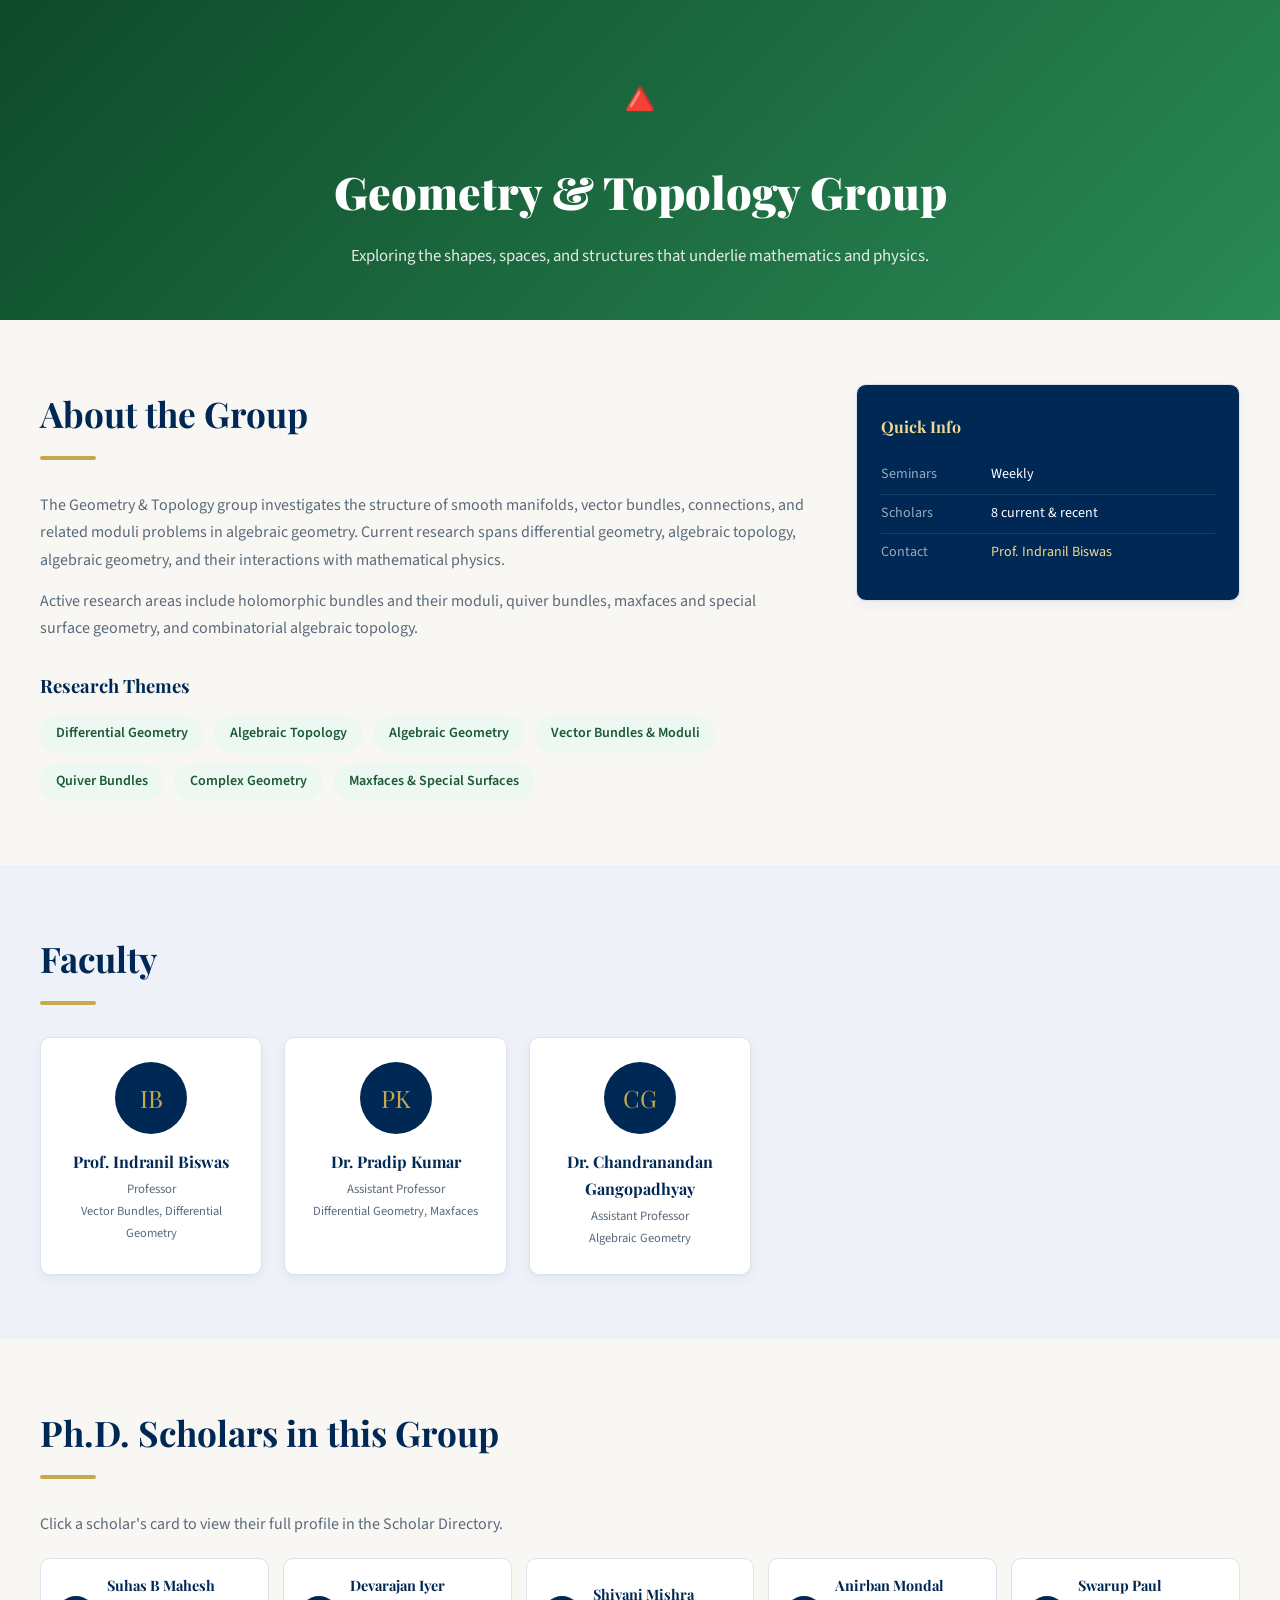
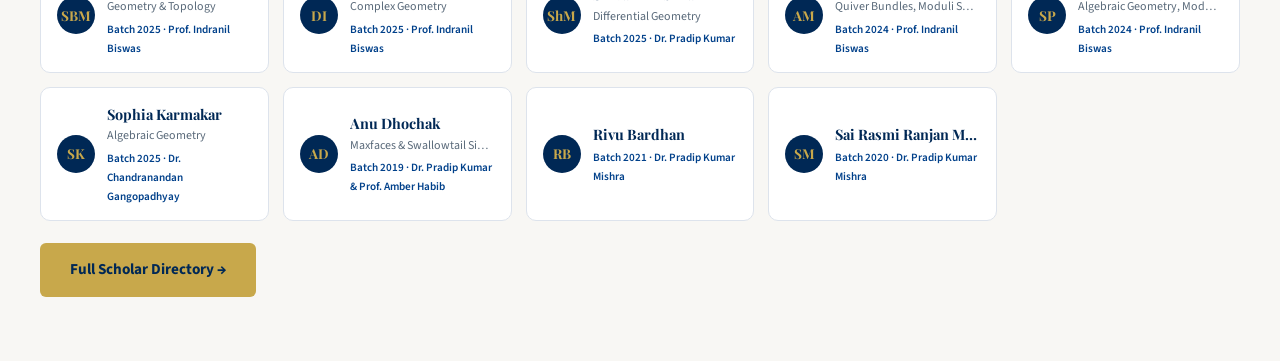
<file: geometry.html>
<!DOCTYPE html>
<html lang="en">
<head>
  <meta charset="UTF-8" />
  <meta name="viewport" content="width=device-width, initial-scale=1.0" />
  <title>Geometry & Topology Group — SNU Mathematics Ph.D.</title>
  <link rel="stylesheet" href="shared.css" />
  <style>
    .scholar-strip { display:grid; grid-template-columns:repeat(auto-fill,minmax(200px,1fr)); gap:14px; margin-top:8px; }
    .scholar-chip { background:var(--card-bg); border:1px solid var(--border); border-radius:var(--radius); padding:14px 16px; display:flex; align-items:center; gap:12px; transition:transform .18s,box-shadow .18s; text-decoration:none; color:inherit; }
    .scholar-chip:hover { transform:translateY(-2px); box-shadow:var(--shadow-lg); text-decoration:none; }
    .sch-dot { width:38px; height:38px; border-radius:50%; background:var(--navy); color:var(--gold); font-family:var(--font-serif); font-weight:700; font-size:.85rem; display:flex; align-items:center; justify-content:center; flex-shrink:0; }
    .sch-info { min-width:0; }
    .sch-name { font-family:var(--font-serif); font-size:.9rem; color:var(--navy); font-weight:700; white-space:nowrap; overflow:hidden; text-overflow:ellipsis; }
    .sch-research { font-size:.75rem; color:var(--muted); white-space:nowrap; overflow:hidden; text-overflow:ellipsis; }
    .sch-year { font-size:.7rem; color:var(--navy-lt); margin-top:2px; font-weight:600; }
  </style>
</head>
<body>
<script src="nav.js"></script>

<section class="group-hero" style="background:linear-gradient(135deg,#0e4a2a 0%,#2a8a55 100%);">
  <div style="font-size:3rem;margin-bottom:12px;">🔺</div>
  <h1>Geometry &amp; Topology Group</h1>
  <p>Exploring the shapes, spaces, and structures that underlie mathematics and physics.</p>
</section>

<section class="section">
  <div class="container" style="display:grid;grid-template-columns:2fr 1fr;gap:48px;align-items:start;">
    <div>
      <h2 class="section-title">About the Group</h2>
      <div class="gold-rule"></div>
      <p style="color:var(--muted);margin-bottom:14px;">The Geometry &amp; Topology group investigates the structure of smooth manifolds, vector bundles, connections, and related moduli problems in algebraic geometry. Current research spans differential geometry, algebraic topology, algebraic geometry, and their interactions with mathematical physics.</p>
      <p style="color:var(--muted);margin-bottom:14px;">Active research areas include holomorphic bundles and their moduli, quiver bundles, maxfaces and special surface geometry, and combinatorial algebraic topology.</p>
      <h3 style="font-family:var(--font-serif);color:var(--navy);margin:28px 0 14px;font-size:1.15rem;">Research Themes</h3>
      <ul style="list-style:none;display:flex;flex-wrap:wrap;gap:10px;">
        <li style="background:#eef8f2;padding:7px 16px;border-radius:20px;font-size:.88rem;color:#1a5a36;font-weight:600;">Differential Geometry</li>
        <li style="background:#eef8f2;padding:7px 16px;border-radius:20px;font-size:.88rem;color:#1a5a36;font-weight:600;">Algebraic Topology</li>
        <li style="background:#eef8f2;padding:7px 16px;border-radius:20px;font-size:.88rem;color:#1a5a36;font-weight:600;">Algebraic Geometry</li>
        <li style="background:#eef8f2;padding:7px 16px;border-radius:20px;font-size:.88rem;color:#1a5a36;font-weight:600;">Vector Bundles &amp; Moduli</li>
        <li style="background:#eef8f2;padding:7px 16px;border-radius:20px;font-size:.88rem;color:#1a5a36;font-weight:600;">Quiver Bundles</li>
        <li style="background:#eef8f2;padding:7px 16px;border-radius:20px;font-size:.88rem;color:#1a5a36;font-weight:600;">Complex Geometry</li>
        <li style="background:#eef8f2;padding:7px 16px;border-radius:20px;font-size:.88rem;color:#1a5a36;font-weight:600;">Maxfaces &amp; Special Surfaces</li>
      </ul>
    </div>
    <div>
      <div class="card" style="background:var(--navy);color:#fff;padding:28px 24px;">
        <h4 style="color:var(--gold-lt);font-family:var(--font-serif);margin-bottom:16px;">Quick Info</h4>
        <table style="width:100%;font-size:.88rem;border-collapse:collapse;">
          <tr><td style="color:rgba(255,255,255,.6);padding:7px 0;border-bottom:1px solid rgba(255,255,255,.1);">Seminars</td><td style="padding:7px 0 7px 10px;border-bottom:1px solid rgba(255,255,255,.1);">Weekly</td></tr>
          <tr><td style="color:rgba(255,255,255,.6);padding:7px 0;border-bottom:1px solid rgba(255,255,255,.1);">Scholars</td><td style="padding:7px 0 7px 10px;border-bottom:1px solid rgba(255,255,255,.1);">8 current &amp; recent</td></tr>
          <tr><td style="color:rgba(255,255,255,.6);padding:7px 0;">Contact</td><td style="padding:7px 0 7px 10px;"><a href="mailto:indranil.biswas@snu.edu.in" style="color:var(--gold-lt);">Prof. Indranil Biswas</a></td></tr>
        </table>
      </div>
    </div>
  </div>
</section>

<!-- FACULTY -->
<section class="section section-alt">
  <div class="container">
    <h2 class="section-title">Faculty</h2>
    <div class="gold-rule"></div>
    <div class="faculty-grid">
      <a href="https://snu.edu.in/faculty/indranil-biswas/" target="_blank" class="faculty-card"><div class="faculty-avatar">IB</div><div class="faculty-name">Prof. Indranil Biswas</div><div class="faculty-role">Professor<br><span style="font-size:.78rem;">Vector Bundles, Differential Geometry</span></div></a>
      <a href="https://snu.edu.in/faculty/pradip-kumar/" target="_blank" class="faculty-card"><div class="faculty-avatar">PK</div><div class="faculty-name">Dr. Pradip Kumar</div><div class="faculty-role">Assistant Professor<br><span style="font-size:.78rem;">Differential Geometry, Maxfaces</span></div></a>
      <a href="https://snu.edu.in/faculty/chandranandan-gangopadhyay/" target="_blank" class="faculty-card"><div class="faculty-avatar">CG</div><div class="faculty-name">Dr. Chandranandan Gangopadhyay</div><div class="faculty-role">Assistant Professor<br><span style="font-size:.78rem;">Algebraic Geometry</span></div></a>
    </div>
  </div>
</section>

<!-- SCHOLARS -->
<section class="section">
  <div class="container">
    <h2 class="section-title">Ph.D. Scholars in this Group</h2>
    <div class="gold-rule"></div>
    <p style="color:var(--muted);margin-bottom:20px;">Click a scholar's card to view their full profile in the Scholar Directory.</p>
    <div class="scholar-strip">
      <a class="scholar-chip" href="students.html#s2"><div class="sch-dot">SBM</div><div class="sch-info"><div class="sch-name">Suhas B Mahesh</div><div class="sch-research">Geometry &amp; Topology</div><div class="sch-year">Batch 2025 · Prof. Indranil Biswas</div></div></a>
      <a class="scholar-chip" href="students.html#s6"><div class="sch-dot">DI</div><div class="sch-info"><div class="sch-name">Devarajan Iyer</div><div class="sch-research">Complex Geometry</div><div class="sch-year">Batch 2025 · Prof. Indranil Biswas</div></div></a>
      <a class="scholar-chip" href="students.html#s43"><div class="sch-dot">ShM</div><div class="sch-info"><div class="sch-name">Shivani Mishra</div><div class="sch-research">Differential Geometry</div><div class="sch-year">Batch 2025 · Dr. Pradip Kumar</div></div></a>
      <a class="scholar-chip" href="students.html#s22"><div class="sch-dot">AM</div><div class="sch-info"><div class="sch-name">Anirban Mondal</div><div class="sch-research">Quiver Bundles, Moduli Spaces</div><div class="sch-year">Batch 2024 · Prof. Indranil Biswas</div></div></a>
      <a class="scholar-chip" href="students.html#s26"><div class="sch-dot">SP</div><div class="sch-info"><div class="sch-name">Swarup Paul</div><div class="sch-research">Algebraic Geometry, Moduli of Vector Bundles</div><div class="sch-year">Batch 2024 · Prof. Indranil Biswas</div></div></a>
      <a class="scholar-chip" href="students.html#s27"><div class="sch-dot">SK</div><div class="sch-info"><div class="sch-name">Sophia Karmakar</div><div class="sch-research">Algebraic Geometry</div><div class="sch-year">Batch 2025 · Dr. Chandranandan Gangopadhyay</div></div></a>
      <a class="scholar-chip" href="students.html#s37"><div class="sch-dot">AD</div><div class="sch-info"><div class="sch-name">Anu Dhochak</div><div class="sch-research">Maxfaces &amp; Swallowtail Singularities</div><div class="sch-year">Batch 2019 · Dr. Pradip Kumar &amp; Prof. Amber Habib</div></div></a>
      <a class="scholar-chip" href="students.html#s61"><div class="sch-dot">RB</div><div class="sch-info"><div class="sch-name">Rivu Bardhan</div><div class="sch-research"></div><div class="sch-year">Batch 2021 · Dr. Pradip Kumar Mishra</div></div></a>
      <a class="scholar-chip" href="students.html#s52"><div class="sch-dot">SM</div><div class="sch-info"><div class="sch-name">Sai Rasmi Ranjan Mohanty</div><div class="sch-research"></div><div class="sch-year">Batch 2020 · Dr. Pradip Kumar Mishra</div></div></a>
     </div>
    <div style="margin-top:22px;"><a class="btn btn-primary" href="students.html">Full Scholar Directory →</a></div>
  </div>
</section>

</body>
</html>
</file>
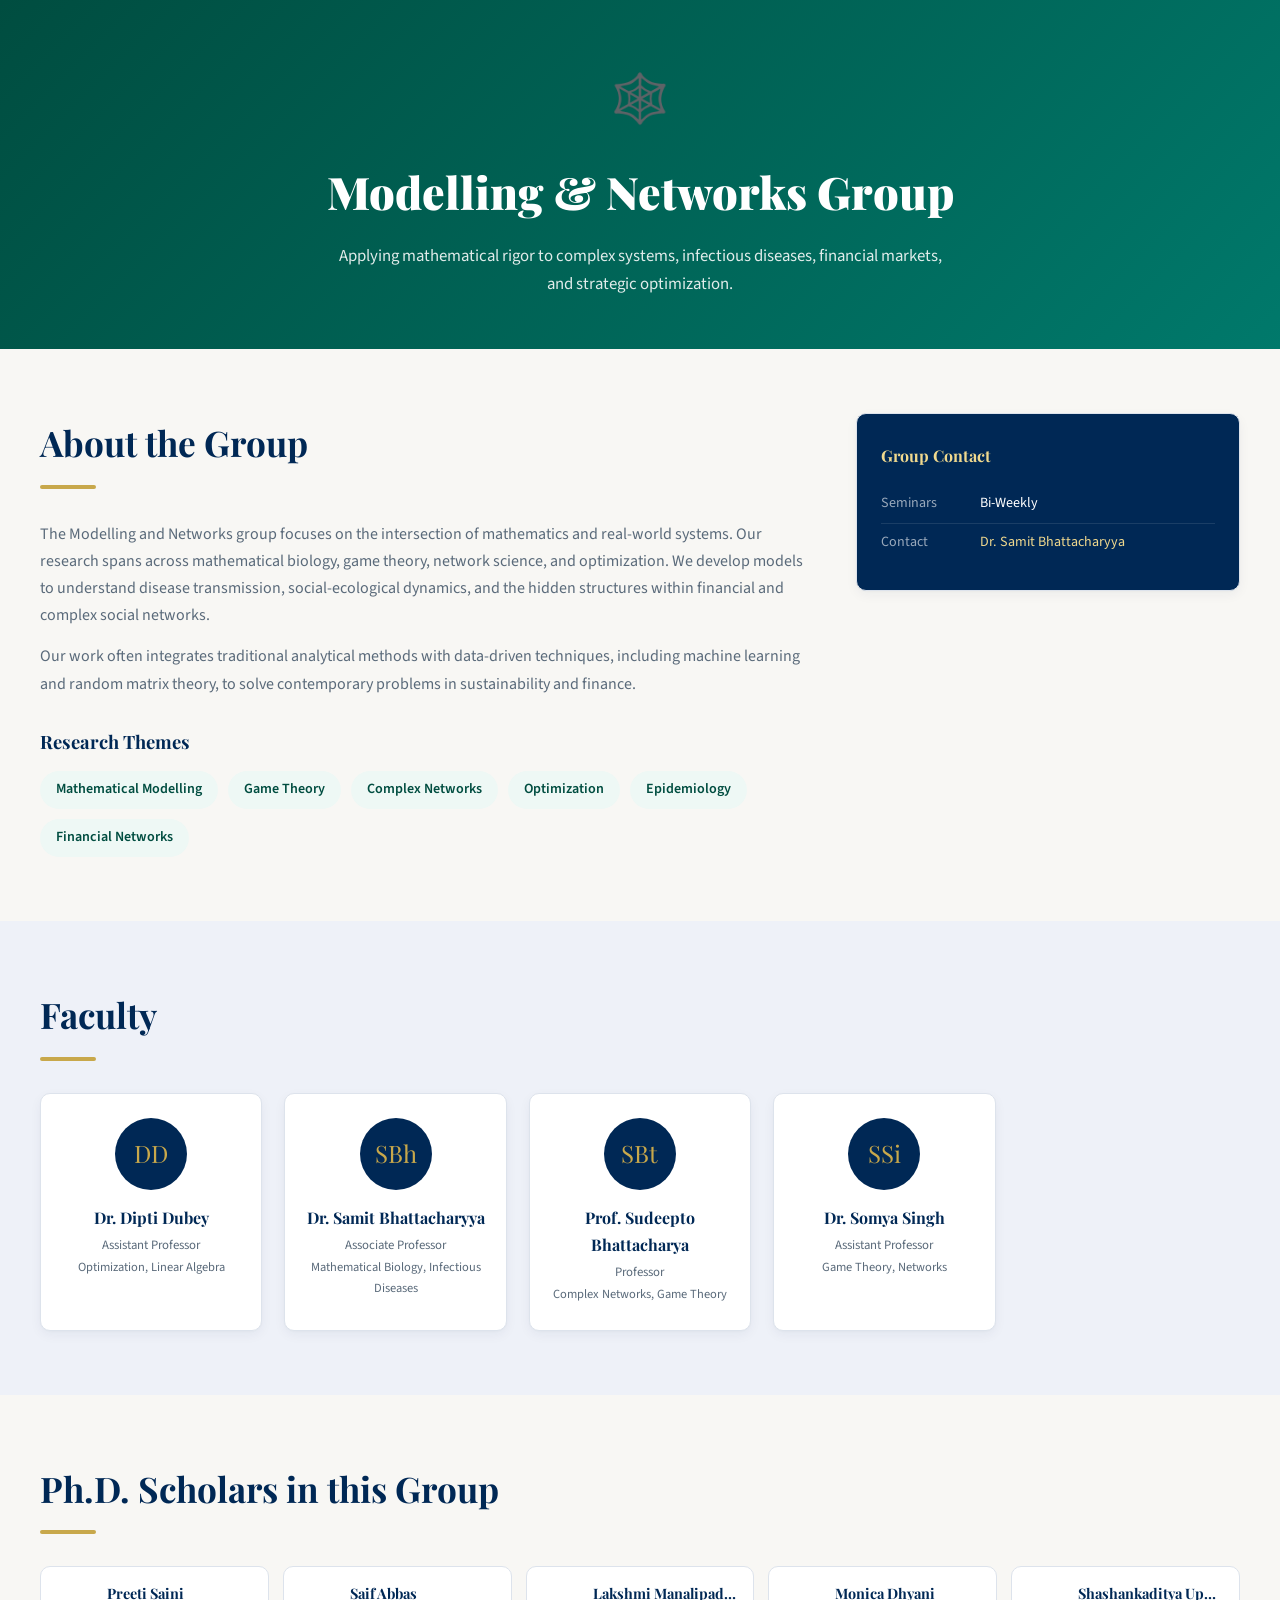
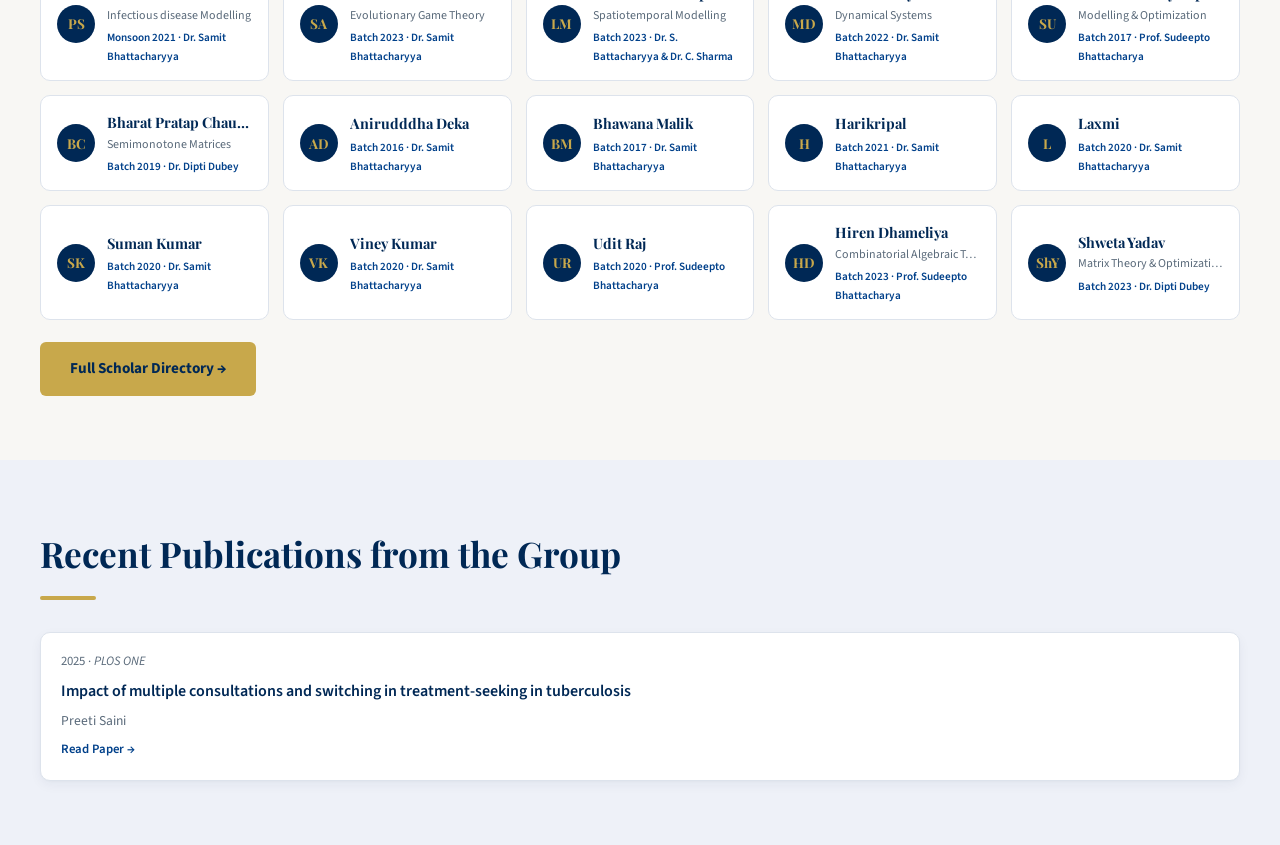
<file: modelling.html>
<!DOCTYPE html>
<html lang="en">
<head>
  <meta charset="UTF-8" />
  <meta name="viewport" content="width=device-width, initial-scale=1.0" />
  <title>Modelling & Networks Group — SNU Mathematics Ph.D.</title>
  <link rel="stylesheet" href="shared.css" />
  <style>
    .scholar-strip { display:grid; grid-template-columns:repeat(auto-fill,minmax(200px,1fr)); gap:14px; margin-top:8px; }
    .scholar-chip { background:var(--card-bg); border:1px solid var(--border); border-radius:var(--radius); padding:14px 16px; display:flex; align-items:center; gap:12px; transition:transform .18s,box-shadow .18s; text-decoration:none; color:inherit; }
    .scholar-chip:hover { transform:translateY(-2px); box-shadow:var(--shadow-lg); text-decoration:none; }
    .sch-dot { width:38px; height:38px; border-radius:50%; background:var(--navy); color:var(--gold); font-family:var(--font-serif); font-weight:700; font-size:.85rem; display:flex; align-items:center; justify-content:center; flex-shrink:0; }
    .sch-info { min-width:0; }
    .sch-name { font-family:var(--font-serif); font-size:.9rem; color:var(--navy); font-weight:700; white-space:nowrap; overflow:hidden; text-overflow:ellipsis; }
    .sch-research { font-size:.75rem; color:var(--muted); white-space:nowrap; overflow:hidden; text-overflow:ellipsis; }
    .sch-year { font-size:.7rem; color:var(--navy-lt); margin-top:2px; font-weight:600; }
  </style>
</head>
<body>
<script src="nav.js"></script>

<section class="group-hero" style="background:linear-gradient(135deg,#004d40 0%,#00796b 100%);">
  <div style="font-size:3rem;margin-bottom:12px;">🕸️</div>
  <h1>Modelling & Networks Group</h1>
  <p>Applying mathematical rigor to complex systems, infectious diseases, financial markets, and strategic optimization.</p>
</section>

<section class="section">
  <div class="container" style="display:grid;grid-template-columns:2fr 1fr;gap:48px;align-items:start;">
    <div>
      <h2 class="section-title">About the Group</h2>
      <div class="gold-rule"></div>
      <p style="color:var(--muted);margin-bottom:14px;">The Modelling and Networks group focuses on the intersection of mathematics and real-world systems. Our research spans across mathematical biology, game theory, network science, and optimization. We develop models to understand disease transmission, social-ecological dynamics, and the hidden structures within financial and complex social networks.</p>
      <p style="color:var(--muted);margin-bottom:14px;">Our work often integrates traditional analytical methods with data-driven techniques, including machine learning and random matrix theory, to solve contemporary problems in sustainability and finance.</p>
      <h3 style="font-family:var(--font-serif);color:var(--navy);margin:28px 0 14px;font-size:1.15rem;">Research Themes</h3>
      <ul style="list-style:none;display:flex;flex-wrap:wrap;gap:10px;">
        <li style="background:#eef8f5;padding:7px 16px;border-radius:20px;font-size:.88rem;color:#004d40;font-weight:600;">Mathematical Modelling</li>
        <li style="background:#eef8f5;padding:7px 16px;border-radius:20px;font-size:.88rem;color:#004d40;font-weight:600;">Game Theory</li>
        <li style="background:#eef8f5;padding:7px 16px;border-radius:20px;font-size:.88rem;color:#004d40;font-weight:600;">Complex Networks</li>
        <li style="background:#eef8f5;padding:7px 16px;border-radius:20px;font-size:.88rem;color:#004d40;font-weight:600;">Optimization</li>
        <li style="background:#eef8f5;padding:7px 16px;border-radius:20px;font-size:.88rem;color:#004d40;font-weight:600;">Epidemiology</li>
        <li style="background:#eef8f5;padding:7px 16px;border-radius:20px;font-size:.88rem;color:#004d40;font-weight:600;">Financial Networks</li>
      </ul>
    </div>
    <div>
      <div class="card" style="background:var(--navy);color:#fff;padding:28px 24px;">
        <h4 style="color:var(--gold-lt);font-family:var(--font-serif);margin-bottom:16px;">Group Contact</h4>
        <table style="width:100%;font-size:.88rem;border-collapse:collapse;">
          <tr><td style="color:rgba(255,255,255,.6);padding:7px 0;border-bottom:1px solid rgba(255,255,255,.1);">Seminars</td><td style="padding:7px 0 7px 10px;border-bottom:1px solid rgba(255,255,255,.1);">Bi-Weekly</td></tr>
          <tr><td style="color:rgba(255,255,255,.6);padding:7px 0;">Contact</td><td style="padding:7px 0 7px 10px;"><a href="mailto:samit.b@snu.edu.in" style="color:var(--gold-lt);">Dr. Samit Bhattacharyya</a></td></tr>
        </table>
      </div>
    </div>
  </div>
</section>

<section class="section section-alt">
  <div class="container">
    <h2 class="section-title">Faculty</h2>
    <div class="gold-rule"></div>
    <div class="faculty-grid">
      <a href="https://snu.edu.in/faculty/dipti-dubey/" target="_blank" class="faculty-card"><div class="faculty-avatar">DD</div><div class="faculty-name">Dr. Dipti Dubey</div><div class="faculty-role">Assistant Professor<br><span style="font-size:.78rem;">Optimization, Linear Algebra</span></div></a>
      <a href="https://snu.edu.in/faculty/samit-battacharyya/" target="_blank" class="faculty-card"><div class="faculty-avatar">SBh</div><div class="faculty-name">Dr. Samit Bhattacharyya</div><div class="faculty-role">Associate Professor<br><span style="font-size:.78rem;">Mathematical Biology, Infectious Diseases</span></div></a>
      <a href="https://snu.edu.in/faculty/sudeepto-bhattacharya/" target="_blank" class="faculty-card"><div class="faculty-avatar">SBt</div><div class="faculty-name">Prof. Sudeepto Bhattacharya</div><div class="faculty-role">Professor<br><span style="font-size:.78rem;">Complex Networks, Game Theory</span></div></a>
      <a href="https://snu.edu.in/faculty/somya-singh/" target="_blank" class="faculty-card"><div class="faculty-avatar">SSi</div><div class="faculty-name">Dr. Somya Singh</div><div class="faculty-role">Assistant Professor<br><span style="font-size:.78rem;">Game Theory, Networks</span></div></a>
    </div>
  </div>
</section>

<section class="section">
  <div class="container">
    <h2 class="section-title">Ph.D. Scholars in this Group</h2>
    <div class="gold-rule"></div>
    <div class="scholar-strip">
      <a class="scholar-chip" href="students.html#s7"><div class="sch-dot">PS</div><div class="sch-info"><div class="sch-name">Preeti Saini</div><div class="sch-research">Infectious disease Modelling</div><div class="sch-year">Monsoon 2021 · Dr. Samit Bhattacharyya</div></div></a>
      <a class="scholar-chip" href="students.html#s20"><div class="sch-dot">SA</div><div class="sch-info"><div class="sch-name">Saif Abbas</div><div class="sch-research">Evolutionary Game Theory</div><div class="sch-year">Batch 2023 · Dr. Samit Bhattacharyya</div></div></a>
      <a class="scholar-chip" href="students.html#s21"><div class="sch-dot">LM</div><div class="sch-info"><div class="sch-name">Lakshmi Manalipadam</div><div class="sch-research">Spatiotemporal Modelling</div><div class="sch-year">Batch 2023 · Dr. S. Battacharyya & Dr. C. Sharma</div></div></a>
      <a class="scholar-chip" href="students.html#s23"><div class="sch-dot">MD</div><div class="sch-info"><div class="sch-name">Monica Dhyani</div><div class="sch-research">Dynamical Systems</div><div class="sch-year">Batch 2022 · Dr. Samit Bhattacharyya</div></div></a>
      <a class="scholar-chip" href="students.html#s32"><div class="sch-dot">SU</div><div class="sch-info"><div class="sch-name">Shashankaditya Upadhyay</div><div class="sch-research">Modelling & Optimization</div><div class="sch-year">Batch 2017 · Prof. Sudeepto Bhattacharya</div></div></a>
      <a class="scholar-chip" href="students.html#s38"><div class="sch-dot">BC</div><div class="sch-info"><div class="sch-name">Bharat Pratap Chauhan</div><div class="sch-research">Semimonotone Matrices</div><div class="sch-year">Batch 2019 · Dr. Dipti Dubey</div></div></a>
      <a class="scholar-chip" href="students.html#s44"><div class="sch-dot">AD</div><div class="sch-info"><div class="sch-name">Anirudddha Deka</div><div class="sch-research"></div><div class="sch-year">Batch 2016 · Dr. Samit Bhattacharyya</div></div></a>
      <a class="scholar-chip" href="students.html#s45"><div class="sch-dot">BM</div><div class="sch-info"><div class="sch-name">Bhawana Malik</div><div class="sch-research"></div><div class="sch-year">Batch 2017 · Dr. Samit Bhattacharyya</div></div></a>
      <a class="scholar-chip" href="students.html#s60"><div class="sch-dot">H</div><div class="sch-info"><div class="sch-name">Harikripal</div><div class="sch-research"></div><div class="sch-year">Batch 2021 · Dr. Samit Bhattacharyya</div></div></a>
      <a class="scholar-chip" href="students.html#s55"><div class="sch-dot">L</div><div class="sch-info"><div class="sch-name">Laxmi</div><div class="sch-research"></div><div class="sch-year">Batch 2020 · Dr. Samit Bhattacharyya</div></div></a>
     <a class="scholar-chip" href="students.html#s56"><div class="sch-dot">SK</div><div class="sch-info"><div class="sch-name">Suman Kumar</div><div class="sch-research"></div><div class="sch-year">Batch 2020 · Dr. Samit Bhattacharyya</div></div></a>
     <a class="scholar-chip" href="students.html#s57"><div class="sch-dot">VK</div><div class="sch-info"><div class="sch-name">Viney Kumar</div><div class="sch-research"></div><div class="sch-year">Batch 2020 · Dr. Samit Bhattacharyya</div></div></a>
     <a class="scholar-chip" href="students.html#s51"><div class="sch-dot">UR</div><div class="sch-info"><div class="sch-name">Udit Raj</div><div class="sch-research"></div><div class="sch-year">Batch 2020 · Prof. Sudeepto Bhattacharya</div></div></a> 
    <a class="scholar-chip" href="students.html#s5"><div class="sch-dot">HD</div><div class="sch-info"><div class="sch-name">Hiren Dhameliya</div><div class="sch-research">Combinatorial Algebraic Topology</div><div class="sch-year">Batch 2023 · Prof. Sudeepto Bhattacharya</div></div></a>
    <a class="scholar-chip" href="students.html#s18"><div class="sch-dot">ShY</div><div class="sch-info"><div class="sch-name">Shweta Yadav</div><div class="sch-research">Matrix Theory &amp; Optimization</div><div class="sch-year">Batch 2023 · Dr. Dipti Dubey</div></div></a>

    </div>
    <div style="margin-top:22px;"><a class="btn btn-primary" href="students.html">Full Scholar Directory →</a></div>
  </div>
</section>

<section class="section section-alt">
  <div class="container">
    <h2 class="section-title">Recent Publications from the Group</h2>
    <div class="gold-rule"></div>
    <div style="display:flex;flex-direction:column;gap:14px;">
      <div class="card" style="padding:18px 20px;"><div style="font-size:.8rem;color:var(--muted);margin-bottom:5px;">2025 · <em>PLOS ONE</em></div><div style="font-weight:600;color:var(--navy);">Impact of multiple consultations and switching in treatment-seeking in tuberculosis</div><div style="font-size:.85rem;color:var(--muted);margin-top:4px;">Preeti Saini</div><a href="#" style="font-size:.8rem;color:var(--navy-lt);font-weight:600;display:inline-block;margin-top:7px;">Read Paper →</a></div>
    </div>
  </div>
</section>

</body>
</html>
</file>
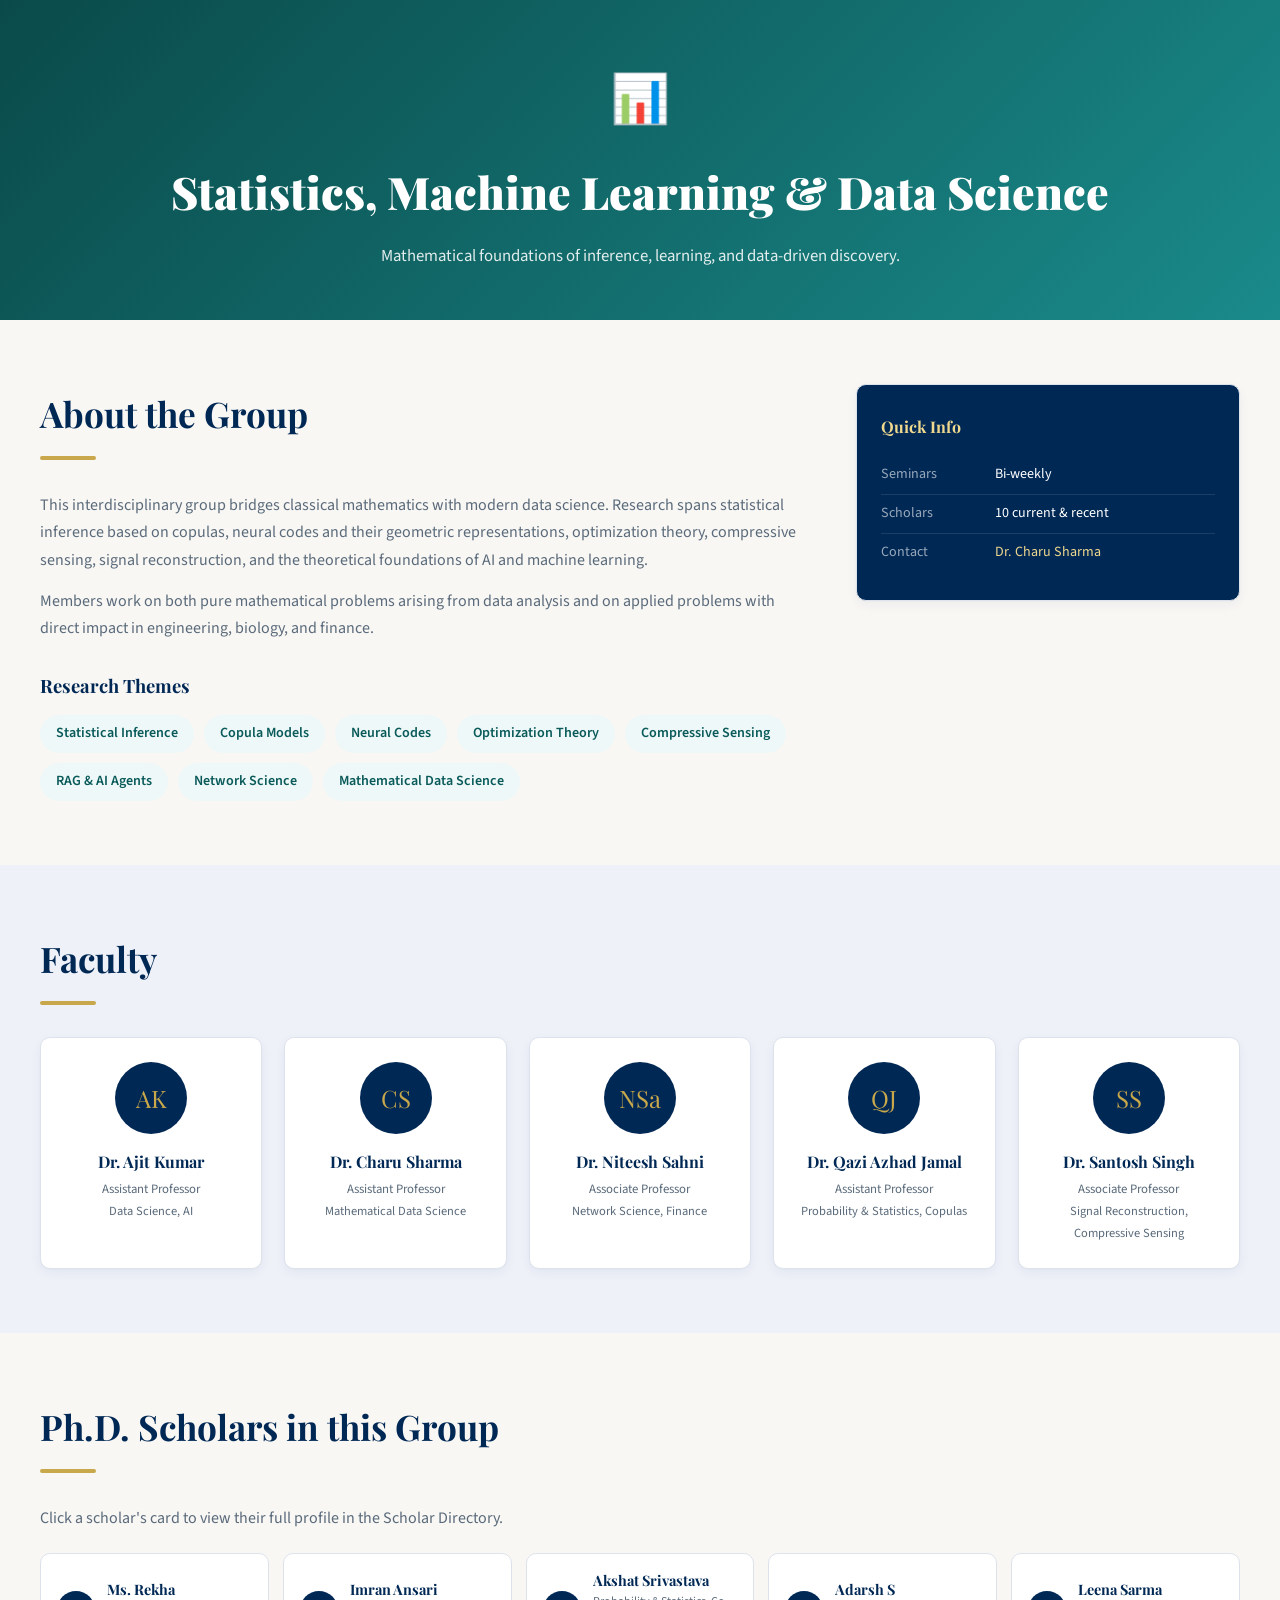
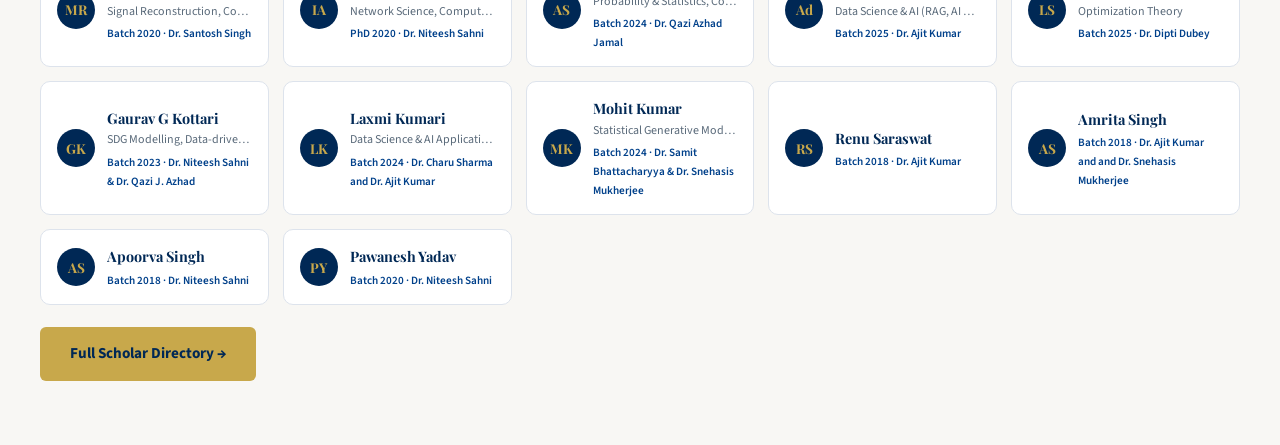
<file: stats-ml.html>
<!DOCTYPE html>
<html lang="en">
<head>
  <meta charset="UTF-8" />
  <meta name="viewport" content="width=device-width, initial-scale=1.0" />
  <title>Statistics, ML & Data Science Group — SNU Mathematics Ph.D.</title>
  <link rel="stylesheet" href="shared.css" />
  <style>
    .scholar-strip { display:grid; grid-template-columns:repeat(auto-fill,minmax(200px,1fr)); gap:14px; margin-top:8px; }
    .scholar-chip { background:var(--card-bg); border:1px solid var(--border); border-radius:var(--radius); padding:14px 16px; display:flex; align-items:center; gap:12px; transition:transform .18s,box-shadow .18s; text-decoration:none; color:inherit; }
    .scholar-chip:hover { transform:translateY(-2px); box-shadow:var(--shadow-lg); text-decoration:none; }
    .sch-dot { width:38px; height:38px; border-radius:50%; background:var(--navy); color:var(--gold); font-family:var(--font-serif); font-weight:700; font-size:.85rem; display:flex; align-items:center; justify-content:center; flex-shrink:0; }
    .sch-info { min-width:0; }
    .sch-name { font-family:var(--font-serif); font-size:.9rem; color:var(--navy); font-weight:700; white-space:nowrap; overflow:hidden; text-overflow:ellipsis; }
    .sch-research { font-size:.75rem; color:var(--muted); white-space:nowrap; overflow:hidden; text-overflow:ellipsis; }
    .sch-year { font-size:.7rem; color:var(--navy-lt); margin-top:2px; font-weight:600; }
  </style>
</head>
<body>
<script src="nav.js"></script>

<section class="group-hero" style="background:linear-gradient(135deg,#0a4a4a 0%,#1a8a8a 100%);">
  <div style="font-size:3rem;margin-bottom:12px;">📊</div>
  <h1>Statistics, Machine Learning &amp; Data Science</h1>
  <p>Mathematical foundations of inference, learning, and data-driven discovery.</p>
</section>

<section class="section">
  <div class="container" style="display:grid;grid-template-columns:2fr 1fr;gap:48px;align-items:start;">
    <div>
      <h2 class="section-title">About the Group</h2>
      <div class="gold-rule"></div>
      <p style="color:var(--muted);margin-bottom:14px;">This interdisciplinary group bridges classical mathematics with modern data science. Research spans statistical inference based on copulas, neural codes and their geometric representations, optimization theory, compressive sensing, signal reconstruction, and the theoretical foundations of AI and machine learning.</p>
      <p style="color:var(--muted);margin-bottom:14px;">Members work on both pure mathematical problems arising from data analysis and on applied problems with direct impact in engineering, biology, and finance.</p>
      <h3 style="font-family:var(--font-serif);color:var(--navy);margin:28px 0 14px;font-size:1.15rem;">Research Themes</h3>
      <ul style="list-style:none;display:flex;flex-wrap:wrap;gap:10px;">
        <li style="background:#eef8f8;padding:7px 16px;border-radius:20px;font-size:.88rem;color:#0a5a5a;font-weight:600;">Statistical Inference</li>
        <li style="background:#eef8f8;padding:7px 16px;border-radius:20px;font-size:.88rem;color:#0a5a5a;font-weight:600;">Copula Models</li>
        <li style="background:#eef8f8;padding:7px 16px;border-radius:20px;font-size:.88rem;color:#0a5a5a;font-weight:600;">Neural Codes</li>
        <li style="background:#eef8f8;padding:7px 16px;border-radius:20px;font-size:.88rem;color:#0a5a5a;font-weight:600;">Optimization Theory</li>
        <li style="background:#eef8f8;padding:7px 16px;border-radius:20px;font-size:.88rem;color:#0a5a5a;font-weight:600;">Compressive Sensing</li>
        <li style="background:#eef8f8;padding:7px 16px;border-radius:20px;font-size:.88rem;color:#0a5a5a;font-weight:600;">RAG &amp; AI Agents</li>
        <li style="background:#eef8f8;padding:7px 16px;border-radius:20px;font-size:.88rem;color:#0a5a5a;font-weight:600;">Network Science</li>
        <li style="background:#eef8f8;padding:7px 16px;border-radius:20px;font-size:.88rem;color:#0a5a5a;font-weight:600;">Mathematical Data Science</li>
      </ul>
    </div>
    <div>
      <div class="card" style="background:var(--navy);color:#fff;padding:28px 24px;">
        <h4 style="color:var(--gold-lt);font-family:var(--font-serif);margin-bottom:16px;">Quick Info</h4>
        <table style="width:100%;font-size:.88rem;border-collapse:collapse;">
          <tr><td style="color:rgba(255,255,255,.6);padding:7px 0;border-bottom:1px solid rgba(255,255,255,.1);">Seminars</td><td style="padding:7px 0 7px 10px;border-bottom:1px solid rgba(255,255,255,.1);">Bi-weekly</td></tr>
          <tr><td style="color:rgba(255,255,255,.6);padding:7px 0;border-bottom:1px solid rgba(255,255,255,.1);">Scholars</td><td style="padding:7px 0 7px 10px;border-bottom:1px solid rgba(255,255,255,.1);">10 current &amp; recent</td></tr>
          <tr><td style="color:rgba(255,255,255,.6);padding:7px 0;">Contact</td><td style="padding:7px 0 7px 10px;"><a href="mailto:charu.sharma@snu.edu.in" style="color:var(--gold-lt);">Dr. Charu Sharma</a></td></tr>
        </table>
      </div>
    </div>
  </div>
</section>

<!-- FACULTY -->
<section class="section section-alt">
  <div class="container">
    <h2 class="section-title">Faculty</h2>
    <div class="gold-rule"></div>
    <div class="faculty-grid">
      <a href="https://snu.edu.in/faculty/ajit-kumar/" target="_blank" class="faculty-card"><div class="faculty-avatar">AK</div><div class="faculty-name">Dr. Ajit Kumar</div><div class="faculty-role">Assistant Professor<br><span style="font-size:.78rem;">Data Science, AI</span></div></a>
      <a href="https://snu.edu.in/faculty/charu-sharma/" target="_blank" class="faculty-card"><div class="faculty-avatar">CS</div><div class="faculty-name">Dr. Charu Sharma</div><div class="faculty-role">Assistant Professor<br><span style="font-size:.78rem;">Mathematical Data Science</span></div></a>
      <a href="https://snu.edu.in/faculty/niteesh-sahni/" target="_blank" class="faculty-card"><div class="faculty-avatar">NSa</div><div class="faculty-name">Dr. Niteesh Sahni</div><div class="faculty-role">Associate Professor<br><span style="font-size:.78rem;">Network Science, Finance</span></div></a>
      <a href="https://snu.edu.in/faculty/qazi-azhad-jamal/" target="_blank" class="faculty-card"><div class="faculty-avatar">QJ</div><div class="faculty-name">Dr. Qazi Azhad Jamal</div><div class="faculty-role">Assistant Professor<br><span style="font-size:.78rem;">Probability &amp; Statistics, Copulas</span></div></a>
      <a href="https://snu.edu.in/faculty/santosh-singh/" target="_blank" class="faculty-card"><div class="faculty-avatar">SS</div><div class="faculty-name">Dr. Santosh Singh</div><div class="faculty-role">Associate Professor<br><span style="font-size:.78rem;">Signal Reconstruction, Compressive Sensing</span></div></a>
     </div>
  </div>
</section>

<!-- SCHOLARS -->
<section class="section">
  <div class="container">
    <h2 class="section-title">Ph.D. Scholars in this Group</h2>
    <div class="gold-rule"></div>
    <p style="color:var(--muted);margin-bottom:20px;">Click a scholar's card to view their full profile in the Scholar Directory.</p>
    <div class="scholar-strip">
      <a class="scholar-chip" href="students.html#s15"><div class="sch-dot">MR</div><div class="sch-info"><div class="sch-name">Ms. Rekha</div><div class="sch-research">Signal Reconstruction, Compressive Sensing</div><div class="sch-year">Batch 2020 · Dr. Santosh Singh</div></div></a>
      <a class="scholar-chip" href="students.html#s42"><div class="sch-dot">IA</div><div class="sch-info"><div class="sch-name">Imran Ansari</div><div class="sch-research">Network Science, Computational Finance</div><div class="sch-year">PhD 2020 · Dr. Niteesh Sahni</div></div></a>
      <a class="scholar-chip" href="students.html#s10"><div class="sch-dot">AS</div><div class="sch-info"><div class="sch-name">Akshat Srivastava</div><div class="sch-research">Probability &amp; Statistics, Copulas</div><div class="sch-year">Batch 2024 · Dr. Qazi Azhad Jamal</div></div></a>
      <a class="scholar-chip" href="students.html#s4"><div class="sch-dot">Ad</div><div class="sch-info"><div class="sch-name">Adarsh S</div><div class="sch-research">Data Science &amp; AI (RAG, AI Agents)</div><div class="sch-year">Batch 2025 · Dr. Ajit Kumar</div></div></a>
      <a class="scholar-chip" href="students.html#s8"><div class="sch-dot">LS</div><div class="sch-info"><div class="sch-name">Leena Sarma</div><div class="sch-research">Optimization Theory</div><div class="sch-year">Batch 2025 · Dr. Dipti Dubey</div></div></a>
      <a class="scholar-chip" href="students.html#s17"><div class="sch-dot">GK</div><div class="sch-info"><div class="sch-name">Gaurav G Kottari</div><div class="sch-research">SDG Modelling, Data-driven Methods</div><div class="sch-year">Batch 2023 · Dr. Niteesh Sahni &amp; Dr. Qazi J. Azhad</div></div></a>
      <a class="scholar-chip" href="students.html#s40"><div class="sch-dot">LK</div><div class="sch-info"><div class="sch-name">Laxmi Kumari</div><div class="sch-research">Data Science &amp; AI Applications</div><div class="sch-year">Batch 2024 · Dr. Charu Sharma and      Dr. Ajit Kumar</div></div></a>
      <a class="scholar-chip" href="students.html#s41"><div class="sch-dot">MK</div><div class="sch-info"><div class="sch-name">Mohit Kumar</div><div class="sch-research">Statistical Generative Models</div><div class="sch-year">Batch 2024 · Dr. Samit Bhattacharyya &amp; Dr. Snehasis Mukherjee</div></div></a>
      <a class="scholar-chip" href="students.html#s47"><div class="sch-dot">RS</div><div class="sch-info"><div class="sch-name">Renu Saraswat</div><div class="sch-research"></div><div class="sch-year">Batch 2018 · Dr. Ajit Kumar</div></div></a>
      <a class="scholar-chip" href="students.html#s48"><div class="sch-dot">AS</div><div class="sch-info"><div class="sch-name">Amrita Singh</div><div class="sch-research"></div><div class="sch-year">Batch 2018 · Dr. Ajit Kumar and and Dr. Snehasis Mukherjee</div></div></a>
      <a class="scholar-chip" href="students.html#s49"><div class="sch-dot">AS</div><div class="sch-info"><div class="sch-name">Apoorva Singh</div><div class="sch-research"></div><div class="sch-year">Batch 2018 · Dr. Niteesh Sahni</div></div></a>
      <a class="scholar-chip" href="students.html#s54"><div class="sch-dot">PY</div><div class="sch-info"><div class="sch-name">Pawanesh Yadav</div><div class="sch-research"></div><div class="sch-year">Batch 2020 · Dr. Niteesh Sahni</div></div></a>
    </div>
    <div style="margin-top:22px;"><a class="btn btn-primary" href="students.html">Full Scholar Directory →</a></div>
  </div>
</section>

</body>
</html>
</file>
<file: shared.css>
/* ============================================================
   SNU Mathematics Ph.D. Program — Shared Stylesheet
   ============================================================ */
@import url('https://fonts.googleapis.com/css2?family=Playfair+Display:wght@400;600;700;900&family=Source+Sans+3:ital,wght@0,300;0,400;0,600;1,400&display=swap');

:root {
    --navy:     #002855;
    --navy-lt:  #00408a;
    --gold:     #c8a84b;
    --gold-lt:  #f0d98e;
    --bg:       #f8f7f4;
    --card-bg:  #ffffff;
    --text:     #1e2a38;
    --muted:    #5a6a7a;
    --border:   #dde3ec;
    --shadow: 
        0 1px 2px rgba(0,0,0,0.02), 
        0 4px 12px rgba(0,40,85,0.05);
    --shadow-lg: 
        0 10px 15px -3px rgba(0,40,85,0.08), 
        0 4px 6px -2px rgba(0,40,85,0.04);
    --radius:   10px;
    --font-serif: 'Playfair Display', Georgia, serif;
    --font-sans:  'Source Sans 3', 'Helvetica Neue', sans-serif;
    --nav-h: 70px;
}

*, *::before, *::after { box-sizing: border-box; margin: 0; padding: 0; }

html { scroll-behavior: smooth; }

body {
    font-family: var(--font-sans);
    background: var(--bg);
    color: var(--text);
    line-height: 1.7;
    font-size: 16px;
}

a { color: var(--navy-lt); text-decoration: none; }
a:hover { text-decoration: underline; }

img { max-width: 100%; display: block; }

/* ── TOPBAR ─────────────────────────────────────────── */
.topbar {
    background: var(--navy);
    color: rgba(255,255,255,.7);
    font-size: .78rem;
    letter-spacing: .04em;
    padding: 6px 0;
    text-align: center;
}
.topbar a { color: var(--gold-lt); }

/* ── NAVBAR ─────────────────────────────────────────── */
nav.navbar {
    background: var(--card-bg);
    border-bottom: 3px solid var(--gold);
    position: sticky; top: 0; z-index: 200;
    box-shadow: var(--shadow);
}
.nav-inner {
    max-width: 1200px; margin: 0 auto; padding: 0 24px;
    display: flex; align-items: center; justify-content: space-between;
    height: var(--nav-h);
}
.brand { display: flex; align-items: center; gap: 12px; text-decoration: none; }
.brand-logo {
    width: 46px; height: 46px; border-radius: 50%;
    background: var(--navy); display: flex; align-items: center; justify-content: center;
}
.brand-logo span { color: var(--gold); font-family: var(--font-serif); font-size: 1.1rem; font-weight: 900; }
.brand-text { line-height: 1.2; }
.brand-name { font-family: var(--font-serif); font-size: 1.15rem; font-weight: 700; color: var(--navy); }
.brand-sub  { font-size: .72rem; color: var(--muted); text-transform: uppercase; letter-spacing: .06em; }

.nav-links { display: flex; gap: 4px; align-items: center; }
.nav-links a {
    padding: 8px 13px; border-radius: 6px; font-size: .88rem; font-weight: 600;
    color: var(--navy); transition: background .18s, color .18s; white-space: nowrap;
}
.nav-links a:hover, .nav-links a.active { background: var(--navy); color: #fff; text-decoration: none; }
.nav-links a.btn-apply {
    background: var(--gold); color: var(--navy); margin-left: 8px;
    padding: 8px 18px; font-weight: 700;
}
.nav-links a.btn-apply:hover { background: var(--navy); color: var(--gold); }

/* Hamburger (mobile) */
.hamburger { display: none; background: none; border: none; cursor: pointer; padding: 6px; }
.hamburger span { display: block; width: 24px; height: 2px; background: var(--navy); margin: 5px 0; transition: .3s; }

/* ── HERO ────────────────────────────────────────────── */
.hero {
    background: linear-gradient(135deg, var(--navy) 0%, #004080 60%, #00285580 100%);
    color: #fff; padding: 80px 24px 70px;
    text-align: center; position: relative; overflow: hidden;
}
.hero::before {
    content: '∑ ∫ ∂ π ∞ Δ λ φ ψ ω';
    position: absolute; inset: 0; font-size: 6rem; line-height: 1.2;
    color: rgba(255,255,255,.04); font-family: var(--font-serif);
    word-break: break-all; pointer-events: none; padding: 10px;
}
.hero-inner { max-width: 760px; margin: 0 auto; position: relative; }
.hero-eyebrow { font-size: .8rem; letter-spacing: .15em; text-transform: uppercase; color: var(--gold-lt); margin-bottom: 14px; }
.hero h1 { font-family: var(--font-serif); font-size: clamp(2rem, 5vw, 3.2rem); font-weight: 900; line-height: 1.15; margin-bottom: 18px; }
.hero p   { font-size: 1.1rem; color: rgba(255,255,255,.85); margin-bottom: 30px; max-width: 600px; margin-left: auto; margin-right: auto; }
.hero-cta { display: flex; gap: 14px; justify-content: center; flex-wrap: wrap; }
.btn { display: inline-block; padding: 12px 28px; border-radius: 6px; font-weight: 700; font-size: .95rem; transition: .2s; cursor: pointer; border: 2px solid transparent; }
.btn-primary { background: var(--gold); color: var(--navy); }
.btn-primary:hover { background: #fff; color: var(--navy); text-decoration: none; }
.btn-outline { border-color: rgba(255,255,255,.6); color: #fff; }
.btn-outline:hover { background: rgba(255,255,255,.15); text-decoration: none; }

/* ── SECTION UTILS ──────────────────────────────────── */
.section { padding: 64px 24px; }
.section-alt { background: #eef1f8; }
.container { max-width: 1200px; margin: 0 auto; }
.section-title {
    font-family: var(--font-serif); font-size: clamp(1.5rem, 3vw, 2.2rem);
    font-weight: 700; color: var(--navy); margin-bottom: 8px;
}
.section-sub { color: var(--muted); font-size: 1rem; margin-bottom: 40px; max-width: 600px; }
.gold-rule { width: 56px; height: 4px; background: var(--gold); border-radius: 2px; margin: 12px 0 32px; }

/* ── CARDS ──────────────────────────────────────────── */
.card-grid { display: grid; grid-template-columns: repeat(auto-fill, minmax(270px, 1fr)); gap: 24px; }
.card {
    background: var(--card-bg); border-radius: var(--radius);
    box-shadow: var(--shadow); padding: 28px 24px;
    transition: transform .22s, box-shadow .22s;
    border: 1px solid var(--border);
}
.card:hover { transform: translateY(-4px); box-shadow: var(--shadow-lg); }
.card-icon { font-size: 2rem; margin-bottom: 14px; }
.card h3 { font-family: var(--font-serif); font-size: 1.15rem; color: var(--navy); margin-bottom: 8px; }
.card p  { font-size: .93rem; color: var(--muted); }

/* ── RESEARCH GROUP CARD ────────────────────────────── */
.group-card {
    background: var(--card-bg); border-radius: var(--radius);
    border: 1px solid var(--border); box-shadow: var(--shadow);
    overflow: hidden; transition: transform .22s, box-shadow .22s;
    display: flex; flex-direction: column;
}
.group-card:hover { transform: translateY(-4px); box-shadow: var(--shadow-lg); text-decoration: none; }
.group-card-banner {
    height: 8px;
}
.group-card-body { padding: 26px 24px 22px; flex: 1; display: flex; flex-direction: column; }
.group-card-body h3 { font-family: var(--font-serif); font-size: 1.2rem; color: var(--navy); margin-bottom: 8px; }
.group-card-body p  { font-size: .9rem; color: var(--muted); flex: 1; }
.group-card-footer { padding: 14px 24px; border-top: 1px solid var(--border); font-size: .83rem; color: var(--navy-lt); font-weight: 600; }

/* Group accent colours */
.acc-blue   { background: #1e5fa0; }
.acc-green  { background: #2a7a4b; }
.acc-purple { background: #6a3fa0; }
.acc-teal   { background: #1a7a7a; }
.acc-red    { background: #9a2a2a; }
.acc-orange { background: #b05e10; }

/* ── FOOTER ─────────────────────────────────────────── */
footer {
    background: var(--navy); color: rgba(255,255,255,.75);
    padding: 50px 24px 30px;
}
.footer-inner { max-width: 1200px; margin: 0 auto; }
.footer-grid { display: grid; grid-template-columns: 2fr 1fr 1fr 1fr; gap: 40px; margin-bottom: 40px; }
footer h4 { color: var(--gold-lt); font-family: var(--font-serif); font-size: 1rem; margin-bottom: 14px; }
footer ul { list-style: none; }
footer ul li { margin-bottom: 8px; }
footer ul li a { color: rgba(255,255,255,.65); font-size: .88rem; }
footer ul li a:hover { color: var(--gold-lt); text-decoration: none; }
.footer-brand-name { font-family: var(--font-serif); font-size: 1.2rem; color: #fff; margin-bottom: 8px; }
.footer-desc { font-size: .88rem; color: rgba(255,255,255,.55); max-width: 280px; line-height: 1.6; }
.footer-bottom { border-top: 1px solid rgba(255,255,255,.12); padding-top: 22px; font-size: .8rem; color: rgba(255,255,255,.4); display: flex; justify-content: space-between; flex-wrap: wrap; gap: 8px; }

/* ── GROUP PAGE ─────────────────────────────────────── */
.group-hero {
    padding: 60px 24px 50px;
    color: #fff;
    text-align: center;
}
.group-hero h1 { font-family: var(--font-serif); font-size: clamp(1.8rem, 4vw, 2.8rem); font-weight: 900; margin-bottom: 12px; }
.group-hero p { font-size: 1.05rem; opacity: .88; max-width: 620px; margin: 0 auto; }

.faculty-grid { display: grid; grid-template-columns: repeat(auto-fill, minmax(220px, 1fr)); gap: 22px; }
.faculty-card {
    background: var(--card-bg); border-radius: var(--radius);
    border: 1px solid var(--border); box-shadow: var(--shadow);
    padding: 24px 20px; text-align: center;
    transition: transform .2s, box-shadow .2s;
}
.faculty-card:hover { transform: translateY(-3px); box-shadow: var(--shadow-lg); }
.faculty-avatar {
    width: 72px; height: 72px; border-radius: 50%;
    background: var(--navy); display: flex; align-items: center; justify-content: center;
    font-family: var(--font-serif); font-size: 1.5rem; color: var(--gold);
    margin: 0 auto 14px; overflow: hidden;
}
.faculty-name  { font-family: var(--font-serif); font-size: 1rem; color: var(--navy); font-weight: 700; }
.faculty-role  { font-size: .8rem; color: var(--muted); margin-top: 4px; }

.seminar-table { width: 100%; border-collapse: collapse; margin-top: 20px; }
.seminar-table th { background: var(--navy); color: #fff; padding: 12px 16px; text-align: left; font-size: .88rem; letter-spacing: .04em; }
.seminar-table td { padding: 12px 16px; border-bottom: 1px solid var(--border); font-size: .9rem; }
.seminar-table tr:last-child td { border-bottom: none; }
.seminar-table tr:hover td { background: #f3f6fb; }

/* ── FORMS PAGE ─────────────────────────────────────── */
.form-list { display: grid; grid-template-columns: repeat(auto-fill, minmax(280px, 1fr)); gap: 20px; }
.form-item {
    background: var(--card-bg); border-radius: var(--radius);
    border: 1px solid var(--border); box-shadow: var(--shadow);
    padding: 22px 20px; display: flex; align-items: flex-start; gap: 16px;
    transition: transform .2s, box-shadow .2s;
}
.form-item:hover { transform: translateY(-3px); box-shadow: var(--shadow-lg); }
.form-icon { font-size: 1.8rem; flex-shrink: 0; }
.form-info h4 { font-family: var(--font-serif); color: var(--navy); font-size: 1rem; margin-bottom: 4px; }
.form-info p  { font-size: .85rem; color: var(--muted); margin-bottom: 10px; }
.form-info a  { font-size: .82rem; font-weight: 600; color: var(--navy-lt); }

/* ── MOBILE RESPONSIVE ──────────────────────────────── */
@media (max-width: 768px) {
    .nav-links { display: none; flex-direction: column; position: absolute; top: var(--nav-h); left: 0; right: 0; background: #fff; border-bottom: 2px solid var(--gold); padding: 12px 20px; gap: 2px; box-shadow: var(--shadow-lg); }
    .nav-links.open { display: flex; }
    .hamburger { display: block; }
    .footer-grid { grid-template-columns: 1fr 1fr; }
}
@media (max-width: 500px) {
    .footer-grid { grid-template-columns: 1fr; }
    .footer-bottom { flex-direction: column; text-align: center; }
}
</file>
